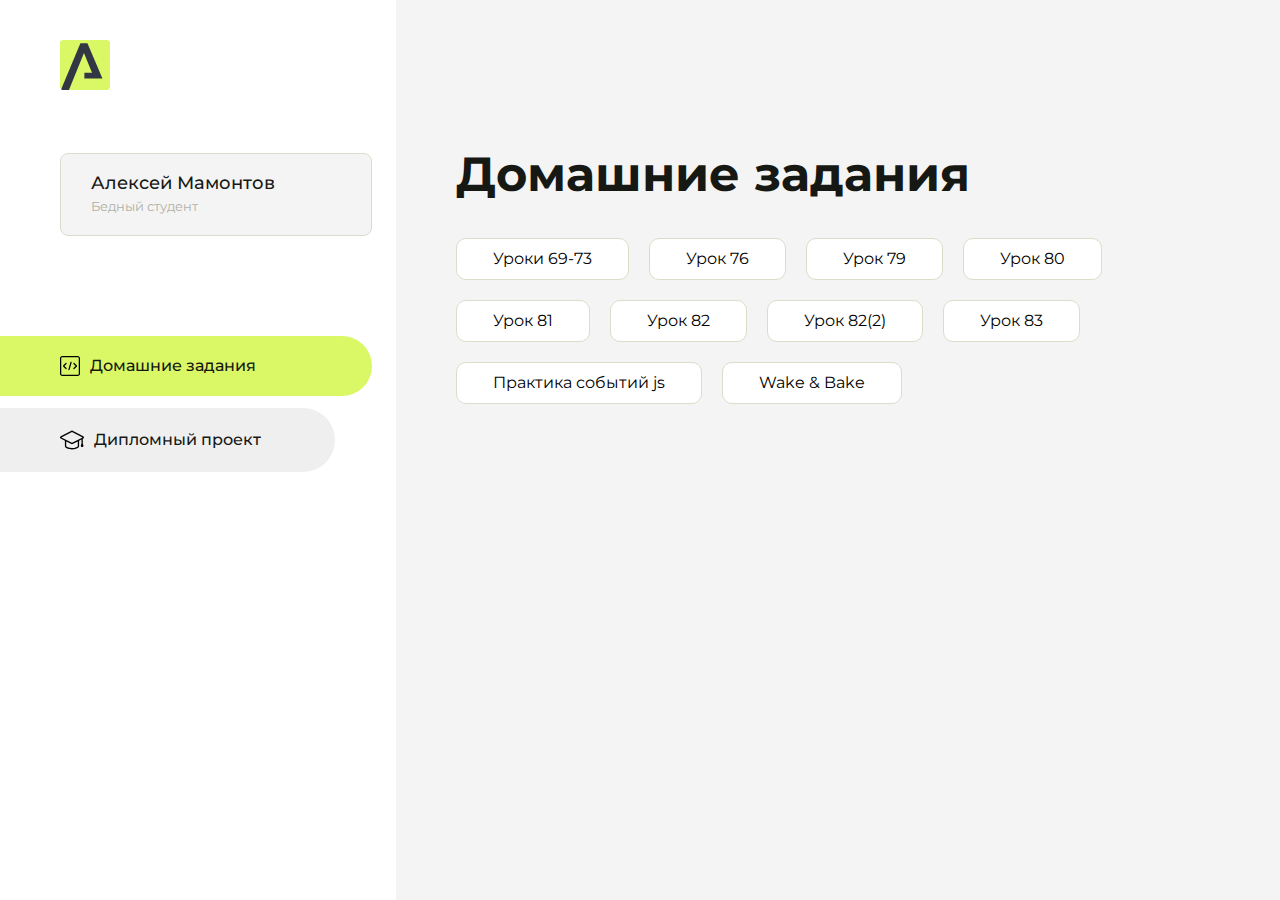
<file: index.html>
<!DOCTYPE html>
<html lang="en">
<head>
    <meta charset="UTF-8">
    <meta name="viewport" content="width=device-width, initial-scale=1.0">
    <title>Домашняя работа</title>
    <link rel="shortcut icon" href="src/logo.ico" type="image/x-icon">
    <link rel="preconnect" href="https://fonts.googleapis.com">
    <link rel="preconnect" href="https://fonts.gstatic.com" crossorigin>
    <link href="https://fonts.googleapis.com/css2?family=Montserrat:wght@400;500;700&family=Rubik:wght@500&display=swap"
          rel="stylesheet">
    <link rel="stylesheet" href="src/style.css">
</head>
<body id="body">
<div class="overlay" id="overlay"></div>
<div class="layout">
    <div class="burger" id="burger">
        <svg viewBox="0 0 24 24" fill="none" xmlns="http://www.w3.org/2000/svg">
            <g id="SVGRepo_bgCarrier" stroke-width="0"></g>
            <g id="SVGRepo_tracerCarrier" stroke-linecap="round" stroke-linejoin="round"></g>
            <g id="SVGRepo_iconCarrier">
                <path d="M4 18L20 18" stroke="#DAF765" stroke-width="2" stroke-linecap="round"></path>
                <path d="M4 12L20 12" stroke="#DAF765" stroke-width="2" stroke-linecap="round"></path>
                <path d="M4 6L20 6" stroke="#DAF765" stroke-width="2" stroke-linecap="round"></path>
            </g>
        </svg>
    </div>
    <aside class="sidebar" id="sidebar">
        <div class="sidebar__inner">
            <div class="logo">
                <svg width="50" height="50" viewBox="0 0 50 50" fill="none" xmlns="http://www.w3.org/2000/svg">
                    <g clip-path="url(#clip0_513_74730)">
                        <path d="M46.17 -0.257004H3.83C1.57281 -0.257004 -0.257 1.57281 -0.257 3.83V46.17C-0.257 48.4272 1.57281 50.257 3.83 50.257H46.17C48.4272 50.257 50.257 48.4272 50.257 46.17V3.83C50.257 1.57281 48.4272 -0.257004 46.17 -0.257004Z"
                              fill="#DAF765"/>
                        <path d="M24.375 38.4H42.461L27.441 3.1585H20.4355C20.4355 3.1585 6.7895 35.881 1.1945 49.294C2.015 50.0275 3.0945 50.257 3.6945 50.257H8.8445L23.954 13.07L32.0465 32.8285H24.375V38.4Z"
                              fill="#323843"/>
                    </g>
                    <defs>
                        <clipPath id="clip0_513_74730">
                            <rect width="50" height="50" fill="white"/>
                        </clipPath>
                    </defs>
                </svg>
            </div>
            <div class="sidebar__user">
                <div class="sidebar__name">Алексей Мамонтов</div>
                <div class="sidebar__text">Бедный студент</div>
            </div>
            <div class="sidebar__tabs">
                <div class="sidebar__item">
                    <button class="sidebar__button active" id="tasks">
                        <svg xmlns="http://www.w3.org/2000/svg" width="20" height="20" viewBox="0 0 20 20" fill="none">
                            <g clip-path="url(#clip0_704_74543)">
                                <path d="M17.7083 20H2.29167C1.0275 20 0 18.9725 0 17.7083V2.29167C0 1.0275 1.0275 0 2.29167 0H17.7083C18.9725 0 20 1.0275 20 2.29167V17.7083C20 18.9725 18.9725 20 17.7083 20ZM2.29167 1.25C1.7175 1.25 1.25 1.7175 1.25 2.29167V17.7083C1.25 18.2825 1.7175 18.75 2.29167 18.75H17.7083C18.2825 18.75 18.75 18.2825 18.75 17.7083V2.29167C18.75 1.7175 18.2825 1.25 17.7083 1.25H2.29167Z"
                                      fill="black"/>
                                <path d="M6.04167 13.125C5.88167 13.125 5.72167 13.0642 5.6 12.9417L3.1 10.4417C2.85583 10.1975 2.85583 9.80167 3.1 9.5575L5.6 7.0575C5.84417 6.81333 6.24 6.81333 6.48417 7.0575C6.72833 7.30167 6.72833 7.6975 6.48417 7.94167L4.42583 10L6.48417 12.0583C6.72833 12.3025 6.72833 12.6983 6.48417 12.9425C6.36167 13.0642 6.20167 13.125 6.04167 13.125Z"
                                      fill="black"/>
                                <path d="M8.95833 14.1667C8.9 14.1667 8.84 14.1583 8.78167 14.1417C8.45083 14.0442 8.26083 13.6967 8.35833 13.3658L10.4417 6.28251C10.5392 5.95084 10.8892 5.76417 11.2175 5.85917C11.5483 5.95667 11.7383 6.30417 11.6408 6.63501L9.5575 13.7183C9.47833 13.9908 9.22833 14.1667 8.95833 14.1667Z"
                                      fill="black"/>
                                <path d="M13.9583 13.125C13.7983 13.125 13.6383 13.0642 13.5167 12.9417C13.2725 12.6975 13.2725 12.3017 13.5167 12.0575L15.575 9.99916L13.5167 7.94083C13.2725 7.69666 13.2725 7.30083 13.5167 7.05666C13.7608 6.81249 14.1567 6.81249 14.4008 7.05666L16.9008 9.55666C17.145 9.80083 17.145 10.1967 16.9008 10.4408L14.4008 12.9408C14.2783 13.0642 14.1183 13.125 13.9583 13.125Z"
                                      fill="black"/>
                            </g>
                            <defs>
                                <clipPath id="clip0_704_74543">
                                    <rect width="20" height="20" fill="white"/>
                                </clipPath>
                            </defs>
                        </svg>
                        <span>Домашние задания</span></button>
                </div>
                <div class="sidebar__item">
                    <button class="sidebar__button" id="diplom">
                        <svg xmlns="http://www.w3.org/2000/svg" width="24" height="24" viewBox="0 0 24 24" fill="none">
                            <g clip-path="url(#clip0_704_74553)">
                                <path d="M23.2628 10.5971C23.7176 10.365 24 9.90375 24 9.39337C24 8.883 23.7176 8.42175 23.2628 8.18962L12.6135 2.75362C12.2291 2.55824 11.7705 2.55787 11.3854 2.75399L0.736875 8.19C0.282375 8.42175 0 8.883 0 9.39337C0 9.90375 0.282375 10.365 0.736875 10.5971L4.89038 12.7177V18.2074C4.89038 19.8154 8.412 21.393 12 21.393C15.5884 21.393 19.1096 19.815 19.1096 18.2074V12.7174L21.4609 11.517V15.8017L20.901 17.2305C20.7409 17.6389 20.7934 18.0994 21.0405 18.4616C21.2876 18.8246 21.6979 19.041 22.1366 19.041C22.5754 19.041 22.9852 18.8246 23.2324 18.462C23.4795 18.099 23.532 17.6385 23.3719 17.2301L22.8124 15.8021V10.827L23.2628 10.5971ZM17.7623 18.1721C17.6198 18.6375 15.3491 20.0419 12 20.0419C8.65088 20.0419 6.38025 18.6375 6.2415 18.2074V12.3037L6.23887 12.3019C6.23812 12.057 6.1065 11.8207 5.87325 11.7019L1.3515 9.39337L12 3.95737L22.6489 9.39337L12 14.8294L5.87325 11.7019C5.54063 11.5331 4.6695 11.6674 4.5 12C4.33012 12.3322 4.55813 12.5479 4.89038 12.7177L11.3857 16.0331C11.5781 16.1314 11.7889 16.1805 12 16.1805C12.2107 16.1805 12.4222 16.1314 12.6146 16.0331L17.7593 13.407L17.7623 18.1721Z"
                                      fill="black"/>
                            </g>
                            <defs>
                                <clipPath id="clip0_704_74553">
                                    <rect width="24" height="24" fill="white"/>
                                </clipPath>
                            </defs>
                        </svg>
                        <span>Дипломный проект</span></button>
                </div>
            </div>
        </div>

    </aside>
    <div class="content">
        <div class="container">
            <div class="content__block" id="tasksBlock">
                <div class="content__title">Домашние задания</div>
                <ul class="content__list">
                    <li class="content__list-item">
                        <a href="maket/index.html">Уроки 69-73</a>
                    </li>
                    <li class="content__list-item">
                        <a href="lesson76/index.html">Урок 76</a>
                    </li>
                    <li class="content__list-item">
                        <a href="lesson78/index.html">Урок 79</a>
                    </li>
                    <li class="content__list-item">
                        <a href="lesson80/index.html">Урок 80</a>
                    </li>
                    <li class="content__list-item">
                        <a href="lesson81/index.html">Урок 81</a>
                    </li>
                    <li class="content__list-item">
                        <a href="lesson82/index.html">Урок 82</a>
                    </li>
                    <li class="content__list-item">
                        <a href="lesson82(2)/index.html">Урок 82(2)</a>
                    </li>
                    <li class="content__list-item">
                        <a href="lesson83/index.html">Урок 83</a>
                    </li>
                    <li class="content__list-item">
                        <a href="lesson88/index.html">Практика событий js</a>
                    </li>
                    <li class="content__list-item">
                        <a href="wakebake/index.html">Wake & Bake</a>
                    </li>
                </ul>
            </div>
            <div class="content__block hidden" id="diplomBlock">
                <div class="content__title">Дипломный проект</div>
                <div class="content__list-diplom">
                    <a href="ПАПКА-С-НОМЕРОМ-УРОКА">Ссылка на ДЗ</a>
                </div>
                <div class="content__decor">
                    <div class="content__decor-text">Давай проверим, чему ты научился!</div>
                    <div class="content__decor-img">
                        <img src="src/decor.png" alt="decor">
                    </div>
                </div>
            </div>
        </div>
    </div>
</div>
<script src="src/index.js"></script>
</body>
</html>
</file>
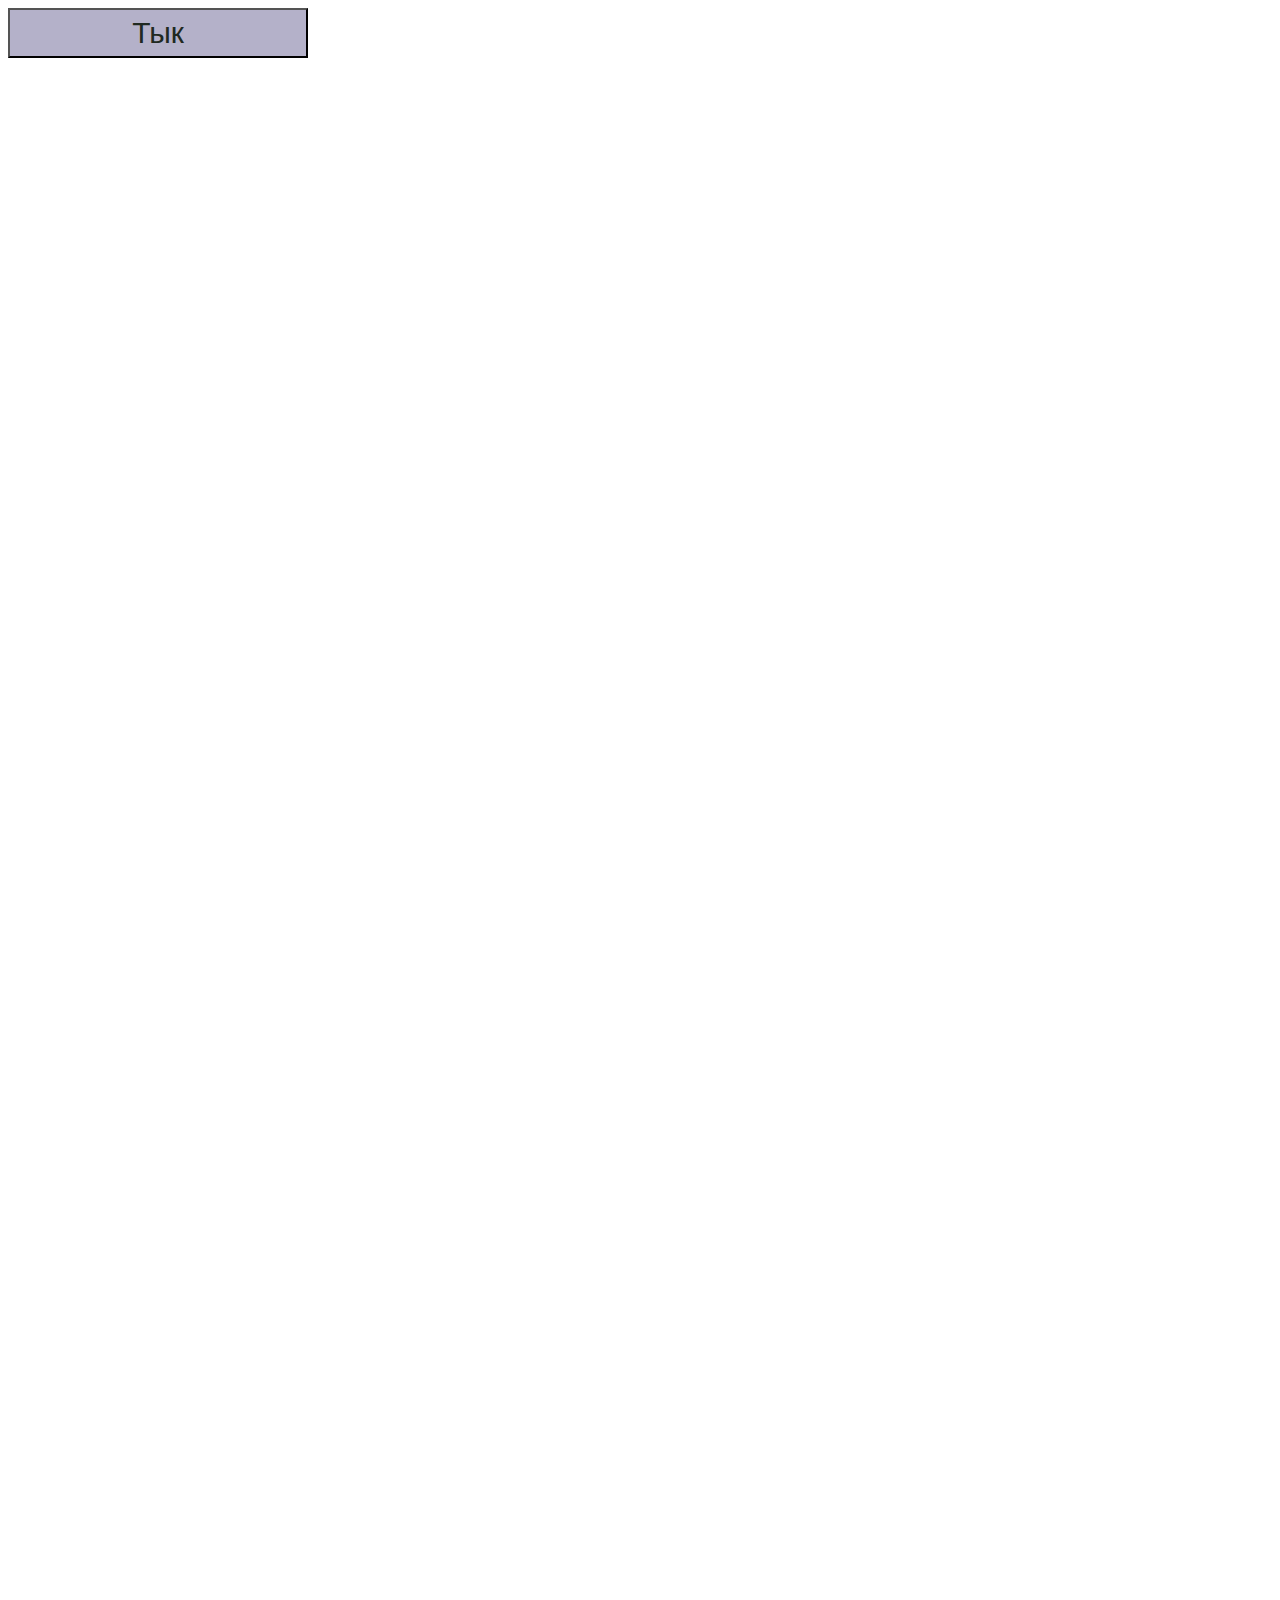
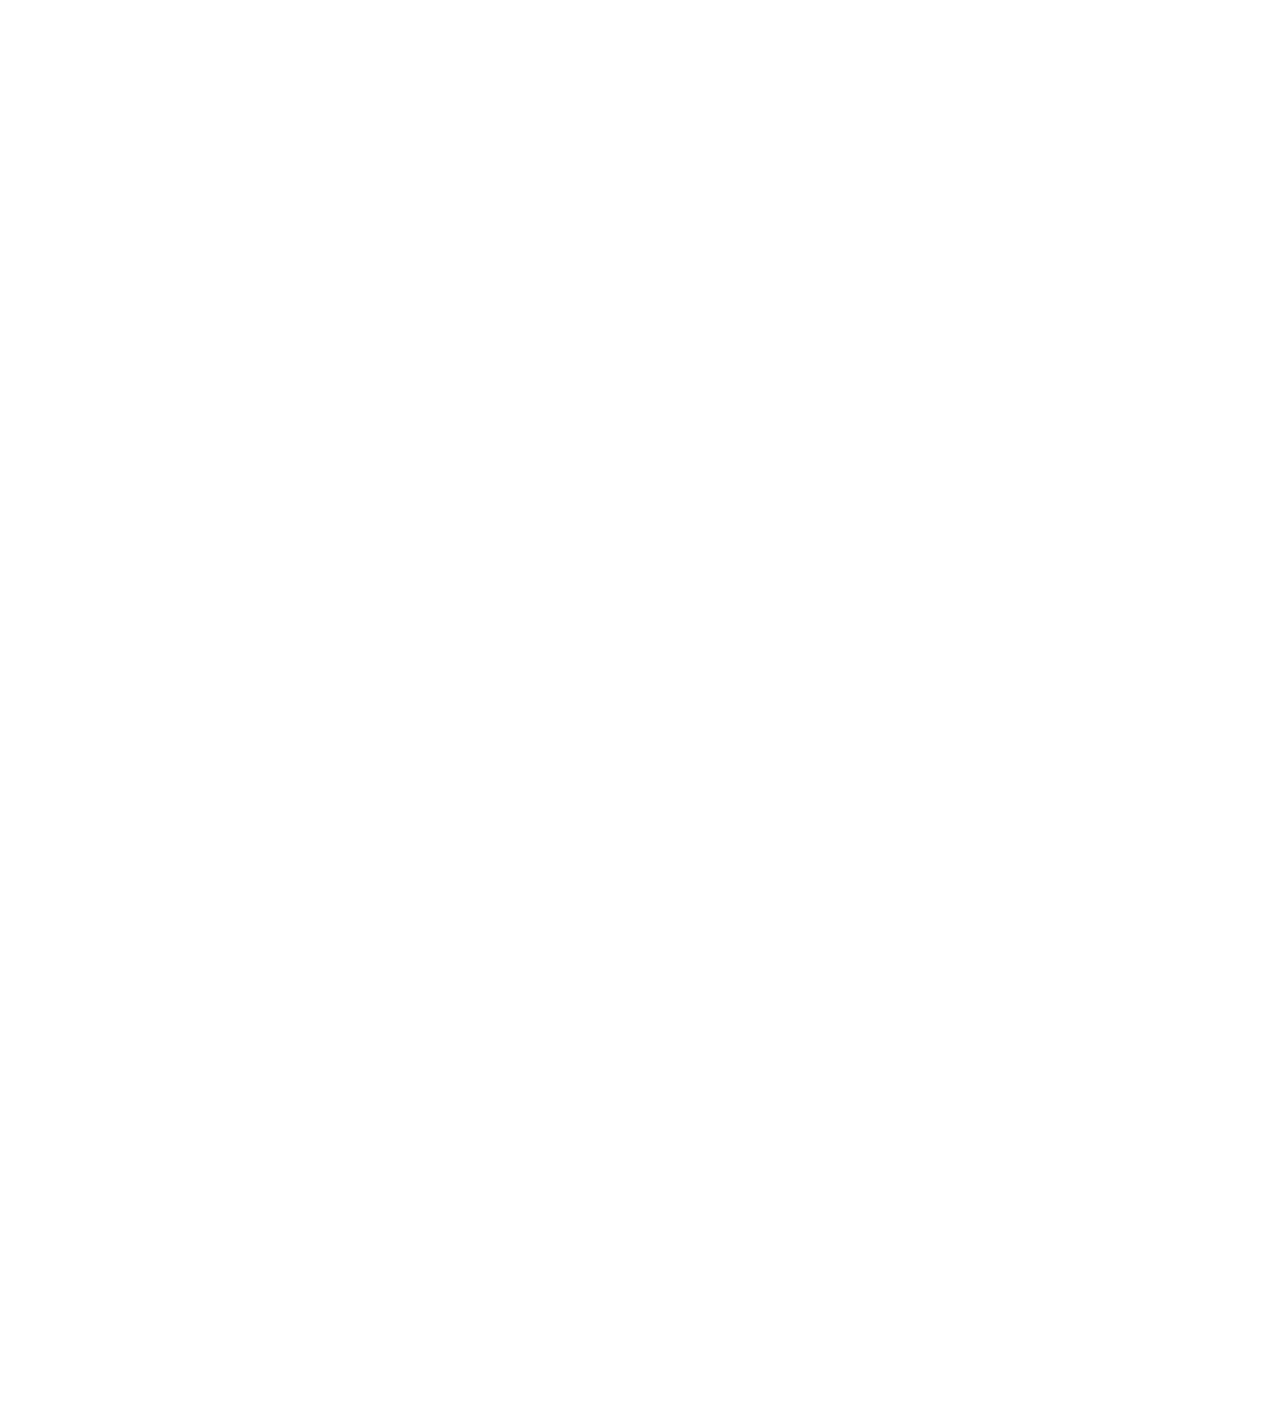
<file: lesson88/index.html>
<!DOCTYPE html>
<html lang="en">
<head>
    <meta charset="UTF-8">
    <meta name="viewport" content="width=device-width, initial-scale=1.0">
    <title>Document</title>
    <link rel="stylesheet" href="style.css">
</head>
<body>
    
<button class="btn">Тык</button>




    <script src="main.js"></script>
</body>
</html>
</file>
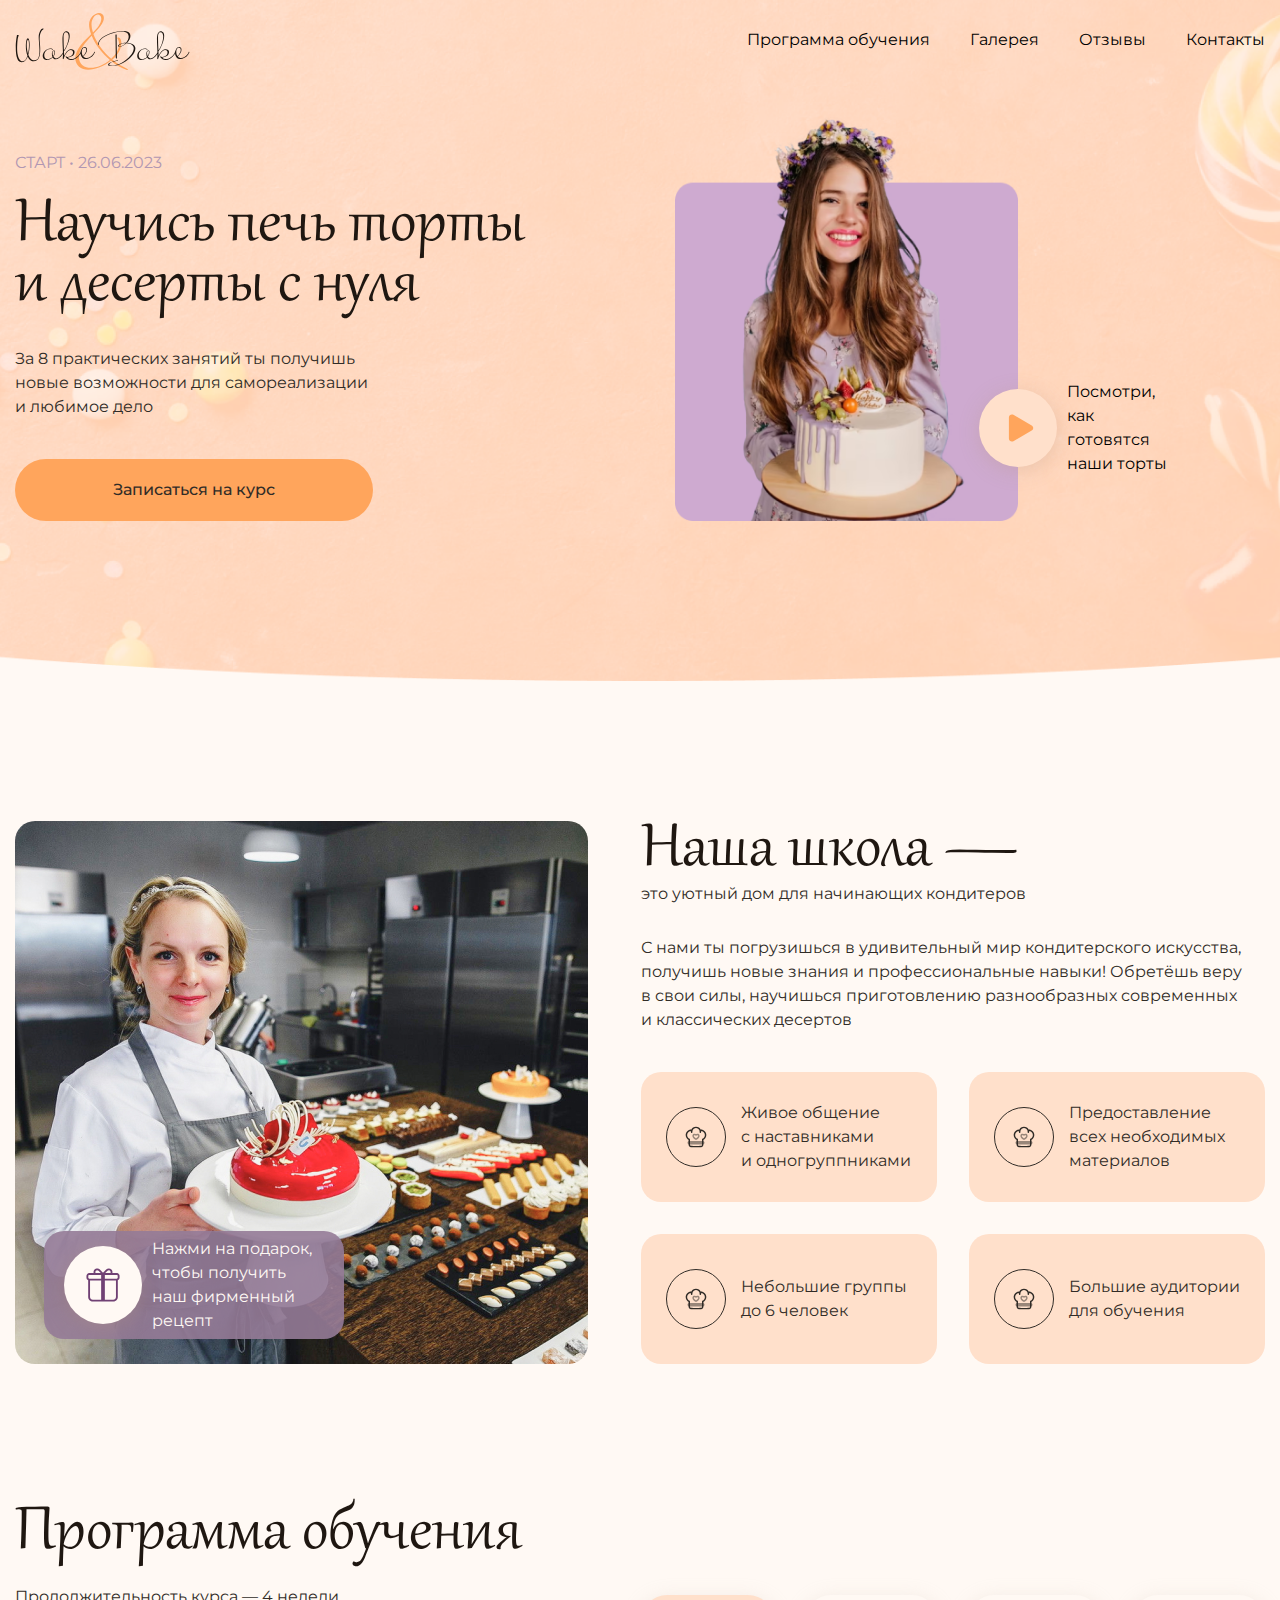
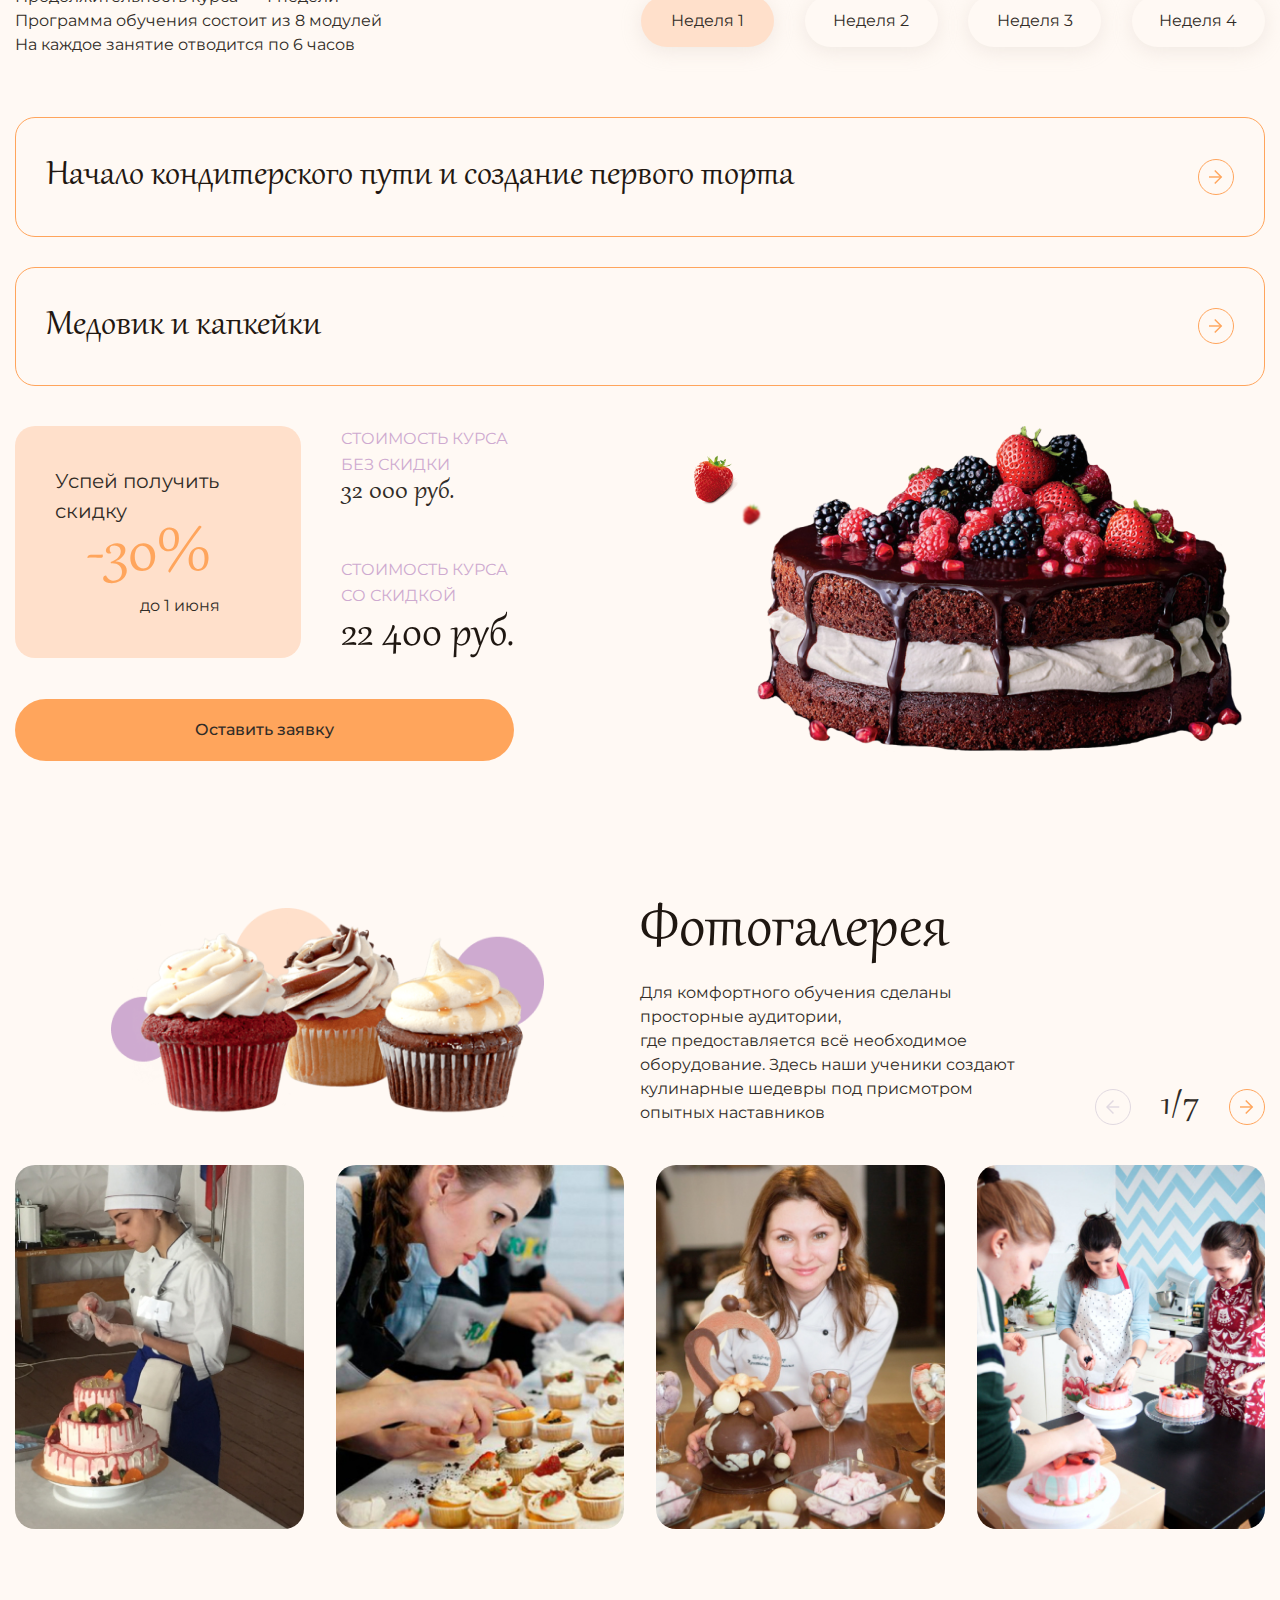
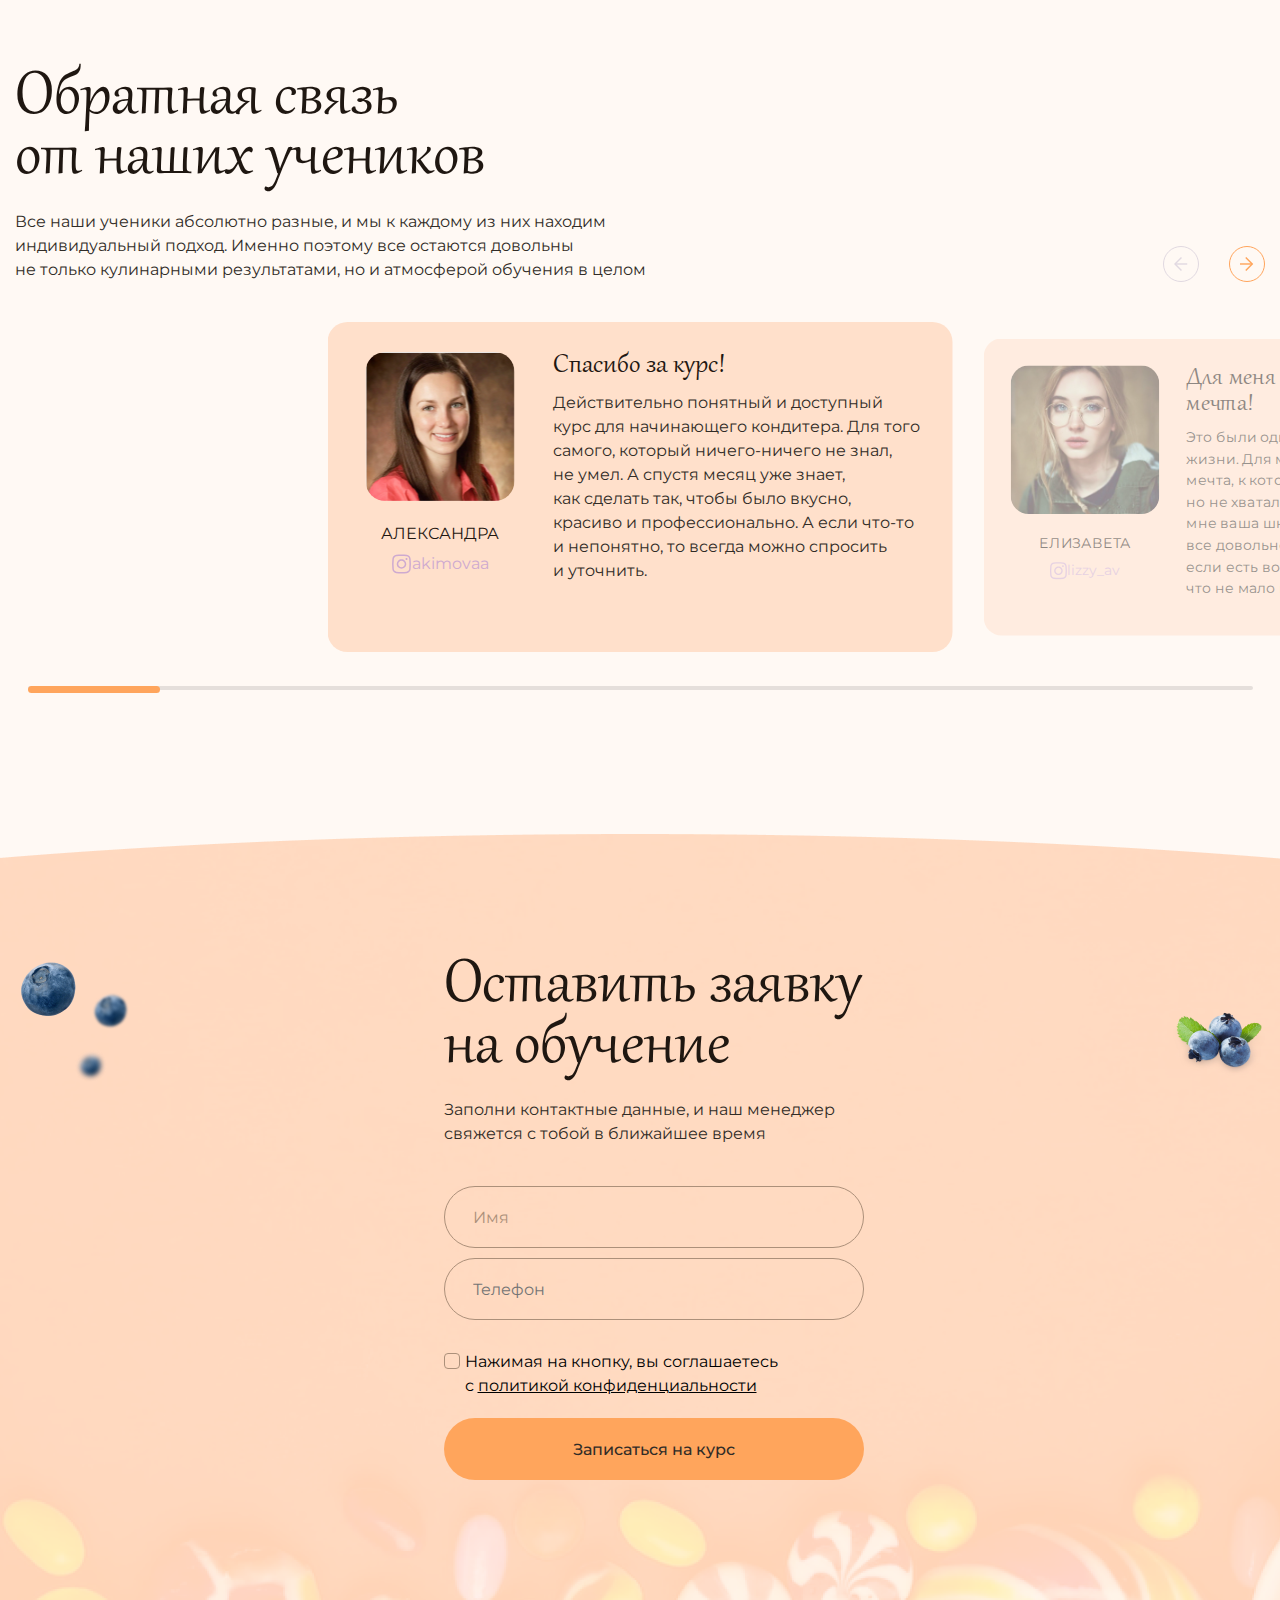
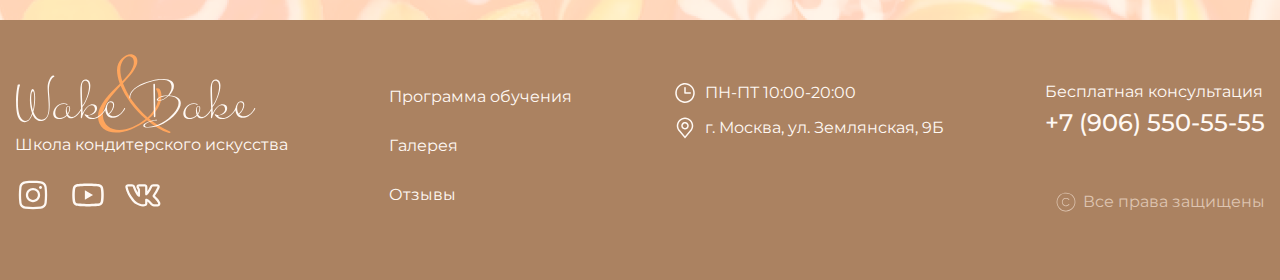
<file: wakebake/index.html>
<!DOCTYPE html>
<html lang="ru">

<head>
    <meta charset="UTF-8">
    <meta name="viewport" content="width=device-width, initial-scale=1.0">
    <title>Wake&Bake</title>
    <link rel="stylesheet" href="css/reset.css">
    <link rel="stylesheet" href="css/fonts.css">
    <link rel="stylesheet" href="css/swiper-bundle.min.css">
    <link rel="stylesheet" href="css/style.css">
    
</head>

<body class=" body ">
    <div class="wrapper">
        <header class="header">
            <div class="container">
                <div class="header-top">
                    <a href="https://www.youtube.com/watch?v=XnFnBnyeUaE" class="logo">
                        <img src="img/icons/logos/logo-dark.svg" alt="Логотип компании">
                    </a>
                    <nav class="nav">
                        <ul class="menu">
                            <li class="menu-item menu-link_1">
                                <a href="#program" class="menu-link">
                                    Программа обучения
                                </a>
                            </li>
                            <li class="menu-item menu-link_2">
                                <a href="#" class="menu-link">
                                    Галерея
                                </a>
                            </li>
                            <li class="menu-item menu-link_3">
                                <a href="#" class="menu-link">
                                    Отзывы
                                </a>
                            </li>
                            <li class="menu-item menu-link_4">
                                <a href="#" class="menu-link">
                                    Контакты
                                </a>
                            </li>
                        </ul>
                    </nav>
                    <a href="#" class="burger-icon">
                        <span></span>
                    </a>
                </div>
                <section class="hero">
                    <div class="hero-text">
                        <div class="date">
                            Старт &#8226 26.06.2023
                        </div>
                        <h1 class="hero-title">
                            Научись печь торты и десерты с нуля
                        </h1>
                        <p class="hero-desk">
                            За 8 практических занятий ты получишь<br>
                            новые возможности для самореализации<br>
                            и любимое дело
                        </p>
                        <button class="button">
                            <a href="#" class="button-link">
                                Записаться на курс
                            </a>
                        </button>
                    </div>
                    <div class="hero-img">
                        <img src="img/content/girl.png" alt="Девушка с тортом">
                        <div class="hero-img_control">
                            <a class="hero-img_button" data-fslightbox="video" href="media/cake.mp4">
                                <img src="img/icons/play.svg" alt="">
                            </a>
                            Посмотри, как готовятся наши торты
                        </div>
                    </div>
                </section>
            </div>
        </header>

        <section class="aboutUs">
            <div class="container">
                <div class="aboutUs-wrapper">
                    <div class="aboutUs-img">
                        <img src="img/content/girl-2.jpg" alt="">
                        <div class="aboutUs-img__control">
                            <a href="##" class="aboutUs-img__button">
                                <img src="img/icons/gift.svg" alt="">
                            </a>
                            Нажми на подарок, чтобы получить наш фирменный рецепт
                        </div>
                    </div>
                    <div class="aboutUs-text">
                        <h1 class="aboutUs-title">
                            Наша школа —
                        </h1>
                        <div class="title-desk">
                            это уютный дом для начинающих кондитеров
                        </div>
                        <div class="aboutUs-desk">
                            С нами ты погрузишься в удивительный мир кондитерского искусства, получишь новые знания
                            и профессиональные навыки! Обретёшь веру в свои силы, научишься приготовлению разнообразных
                            современных и классических десертов
                        </div>
                    </div>
                    <div class="aboutUs-features">
                        <div class="features-block">
                            <div class="features-icon">
                                <img class="features-icon__img" src="img/icons/hat-1.svg" alt="шляпа">
                            </div>
                            <div class="features-text">
                                Живое общение с наставниками и одногруппниками
                            </div>
                        </div>
                        <div class="features-block">
                            <div class="features-icon">
                                <img class="features-icon__img" src="img/icons/hat-1.svg" alt="шляпа">
                            </div>
                            <div class="features-text">
                                Предоставление всех необходимых материалов
                            </div>
                        </div>
                        <div class="features-block">
                            <div class="features-icon">
                                <img class="features-icon__img" src="img/icons/hat-1.svg" alt="шляпа">
                            </div>
                            <div class="features-text">
                                Небольшие группы до 6 человек
                            </div>
                        </div>
                        <div class="features-block">
                            <div class="features-icon">
                                <img class="features-icon__img" src="img/icons/hat-1.svg" alt="шляпа">
                            </div>
                            <div class="features-text">
                                Большие аудитории для обучения
                            </div>
                        </div>
                    </div>
                </div>
            </div>
        </section>

        <section class="main__program program" id="program">
            <div class="container">
                <div class="program__top">
                    <div class="program__heading">
                        <h2 class="program__title">
                            Программа обучения
                        </h2>
                        <p class="program__text">
                            Продолжительность курса — 4 недели<br>
                            Программа обучения состоит из 8 модулей<br>
                            На каждое занятие отводится по 6 часов
                        </p>
                    </div>
                    <ul class="tab-controls">
                        <a href="##tab1" class="tab-controls__link">
                            <li class="tab-controls__item tab-controls__item1 tab-controls__item--active1">
                                Неделя 1
                            </li>
                        </a>
                        <a href="##tab2" class="tab-controls__link">
                            <li class="tab-controls__item tab-controls__item2 ">
                                Неделя 2
                            </li>
                        </a>
                        <a href="##tab3" class="tab-controls__link">
                            <li class="tab-controls__item tab-controls__item3 ">
                                Неделя 3
                            </li>
                        </a>
                        <a href="##tab4" class="tab-controls__link">
                            <li class="tab-controls__item tab-controls__item4 ">
                                Неделя 4
                            </li>
                        </a>
                    </ul>
                </div>
                <div class="tab__wrapper">
                    <div class="tab-content__wrapper1 tab-content--show">
                        <a href="##" class="tab-content1">
                            <h2 class="tab__title">
                                Начало кондитерского пути и создание первого торта
                            </h2>
                            <div class="tab__img-wrapper">
                                <svg width="14" height="14" viewBox="0 0 14 14" fill="none"
                                    xmlns="http://www.w3.org/2000/svg">
                                    <path
                                        d="M5.25653 12.96L11.2325 6.984L5.25654 1.008L6.26454 -3.0528e-07L13.2485 6.984L6.26454 13.968L5.25653 12.96Z"
                                        fill="#FFA55C" />
                                    <path
                                        d="M12.2402 6.26465L12.2402 7.70465L0.000234839 7.70465L0.000234902 6.26465L12.2402 6.26465Z"
                                        fill="#FFA55C" />
                                </svg>
                            </div>
                        </a>
                        <a href="##" class="tab-content--opened1" id="tab1">
                            <div class="tab-inside__wrapper--opened">
                                <h2 class="tab__title">
                                    Начало кондитерского пути и создание первого торта
                                </h2>
                                <div class="tab__img-wrapper">
                                    <svg width="14" height="14" viewBox="0 0 14 14" fill="none"
                                        xmlns="http://www.w3.org/2000/svg">
                                        <path
                                            d="M5.25653 12.96L11.2325 6.984L5.25654 1.008L6.26454 -3.0528e-07L13.2485 6.984L6.26454 13.968L5.25653 12.96Z"
                                            fill="#FFA55C" />
                                        <path
                                            d="M12.2402 6.26465L12.2402 7.70465L0.000234839 7.70465L0.000234902 6.26465L12.2402 6.26465Z"
                                            fill="#FFA55C" />
                                    </svg>
                                </div>
                            </div>
                            <div class="tab--opened">
                                <div class="tab--opened__theory">
                                    <p class="tab-content__title">
                                        Теория:
                                    </p>
                                    <div class="tab-content__text">
                                        <div class="features-icon">
                                            <img class="features-icon__img" src="img/icons/hat-1.svg" alt="шляпа">
                                        </div>
                                        Организация рабочего места
                                    </div>
                                    <div class="tab-content__text">
                                        <div class="features-icon">
                                            <img class="features-icon__img" src="img/icons/hat-1.svg" alt="шляпа">
                                        </div>
                                        Подготовка необходимого инвентаря
                                    </div>
                                    <div class="tab-content__text">
                                        <div class="features-icon">
                                            <img class="features-icon__img" src="img/icons/hat-1.svg" alt="шляпа">
                                        </div>
                                        Выбор необходимых продуктов
                                    </div>
                                    <div class="tab-content__text">
                                        <div class="features-icon">
                                            <img class="features-icon__img" src="img/icons/hat-1.svg" alt="шляпа">
                                        </div>
                                        Советы по закупке необходимых продуктов и инвентаря
                                    </div>
                                    <div class="tab-content__text">
                                        <div class="features-icon">
                                            <img class="features-icon__img" src="img/icons/hat-1.svg" alt="шляпа">
                                        </div>
                                        Обзор хранения и заготовки сырья
                                    </div>
                                </div>
                                <div class="tab--opened__practice">
                                    <p class="tab-content__title">
                                        Практика:
                                    </p>
                                    <div class="tab-content__text">
                                        Испечёшь морковный торт<br>
                                        с солёной карамелью
                                    </div>
                                </div>
                            </div>
                        </a>
                        <a href="##" class="tab-content2">
                            <h2 class="tab__title">
                                Медовик и капкейки
                            </h2>
                            <div class="tab__img-wrapper">
                                <svg width="14" height="14" viewBox="0 0 14 14" fill="none"
                                    xmlns="http://www.w3.org/2000/svg">
                                    <path
                                        d="M5.25653 12.96L11.2325 6.984L5.25654 1.008L6.26454 -3.0528e-07L13.2485 6.984L6.26454 13.968L5.25653 12.96Z"
                                        fill="#FFA55C" />
                                    <path
                                        d="M12.2402 6.26465L12.2402 7.70465L0.000234839 7.70465L0.000234902 6.26465L12.2402 6.26465Z"
                                        fill="#FFA55C" />
                                </svg>
                            </div>
                        </a>
                        <a href="##" class="tab-content--opened2" id="tab1">
                            <div class="tab-inside__wrapper--opened">
                                <h2 class="tab__title">
                                    Медовик и капкейки
                                </h2>
                                <div class="tab__img-wrapper">
                                    <svg width="14" height="14" viewBox="0 0 14 14" fill="none"
                                        xmlns="http://www.w3.org/2000/svg">
                                        <path
                                            d="M5.25653 12.96L11.2325 6.984L5.25654 1.008L6.26454 -3.0528e-07L13.2485 6.984L6.26454 13.968L5.25653 12.96Z"
                                            fill="#FFA55C" />
                                        <path
                                            d="M12.2402 6.26465L12.2402 7.70465L0.000234839 7.70465L0.000234902 6.26465L12.2402 6.26465Z"
                                            fill="#FFA55C" />
                                    </svg>
                                </div>
                            </div>
                            <div class="tab--opened">
                                <div class="tab--opened__theory">
                                    <p class="tab-content__title">
                                        Теория:
                                    </p>
                                    <div class="tab-content__text">
                                        <div class="features-icon">
                                            <img class="features-icon__img" src="img/icons/hat-1.svg" alt="шляпа">
                                        </div>
                                        Приготовление и украшение капкейков
                                    </div>
                                    <div class="tab-content__text">
                                        <div class="features-icon">
                                            <img class="features-icon__img" src="img/icons/hat-1.svg" alt="шляпа">
                                        </div>
                                        Изготовление крема и конфи
                                    </div>
                                    <div class="tab-content__text">
                                        <div class="features-icon">
                                            <img class="features-icon__img" src="img/icons/hat-1.svg" alt="шляпа">
                                        </div>
                                        Приготовление медовых коржей для торта
                                    </div>
                                    <div class="tab-content__text">
                                        <div class="features-icon">
                                            <img class="features-icon__img" src="img/icons/hat-1.svg" alt="шляпа">
                                        </div>
                                        Пропитка коржей и сборка торта
                                    </div>
                                </div>
                                <div class="tab--opened__practice">
                                    <p class="tab-content__title">
                                        Практика:
                                    </p>
                                    <div class="tab-content__text">
                                        Испечёшь капкейки,<br>
                                        приготовишь крем и конфи,<br>
                                        а также сделаешь своё<br>
                                        первое пирожное — медовик
                                    </div>
                                </div>
                            </div>
                        </a>
                    </div>
                    <div class="tab-content__wrapper2">
                        <a href="##" class="tab-content3">
                            <h2 class="tab__title">
                                Песочное тесто и чизкейк
                            </h2>
                            <div class="tab__img-wrapper">
                                <svg width="14" height="14" viewBox="0 0 14 14" fill="none"
                                    xmlns="http://www.w3.org/2000/svg">
                                    <path
                                        d="M5.25653 12.96L11.2325 6.984L5.25654 1.008L6.26454 -3.0528e-07L13.2485 6.984L6.26454 13.968L5.25653 12.96Z"
                                        fill="#FFA55C" />
                                    <path
                                        d="M12.2402 6.26465L12.2402 7.70465L0.000234839 7.70465L0.000234902 6.26465L12.2402 6.26465Z"
                                        fill="#FFA55C" />
                                </svg>
                            </div>
                        </a>
                        <a href="##" class="tab-content--opened3" id="tab1">
                            <div class="tab-inside__wrapper--opened">
                                <h2 class="tab__title">
                                    Песочное тесто и чизкейк
                                </h2>
                                <div class="tab__img-wrapper">
                                    <svg width="14" height="14" viewBox="0 0 14 14" fill="none"
                                        xmlns="http://www.w3.org/2000/svg">
                                        <path
                                            d="M5.25653 12.96L11.2325 6.984L5.25654 1.008L6.26454 -3.0528e-07L13.2485 6.984L6.26454 13.968L5.25653 12.96Z"
                                            fill="#FFA55C" />
                                        <path
                                            d="M12.2402 6.26465L12.2402 7.70465L0.000234839 7.70465L0.000234902 6.26465L12.2402 6.26465Z"
                                            fill="#FFA55C" />
                                    </svg>
                                </div>
                            </div>
                            <div class="tab--opened">
                                <div class="tab--opened__theory">
                                    <p class="tab-content__title">
                                        Теория:
                                    </p>
                                    <div class="tab-content__text">
                                        <div class="features-icon">
                                            <img class="features-icon__img" src="img/icons/hat-1.svg" alt="шляпа">
                                        </div>
                                        Приготовление песочного теста
                                    </div>
                                    <div class="tab-content__text">
                                        <div class="features-icon">
                                            <img class="features-icon__img" src="img/icons/hat-1.svg" alt="шляпа">
                                        </div>
                                        Тонкости в приготовлении меренги
                                    </div>
                                    <div class="tab-content__text">
                                        <div class="features-icon">
                                            <img class="features-icon__img" src="img/icons/hat-1.svg" alt="шляпа">
                                        </div>
                                        Изготовление заварного крема
                                    </div>
                                    <div class="tab-content__text">
                                        <div class="features-icon">
                                            <img class="features-icon__img" src="img/icons/hat-1.svg" alt="шляпа">
                                        </div>
                                        Выпечка тарталеток
                                    </div>
                                    <div class="tab-content__text">
                                        <div class="features-icon">
                                            <img class="features-icon__img" src="img/icons/hat-1.svg" alt="шляпа">
                                        </div>
                                        Приготовление нежного чизкейка
                                    </div>
                                </div>
                                <div class="tab--opened__practice">
                                    <p class="tab-content__title">
                                        Практика:
                                    </p>
                                    <div class="tab-content__text">
                                        Приготовишь меренги,<br>
                                        сделаешь заварной крем<br>
                                        для тарталеток и испечёшь<br>
                                        свой первый чизкейк
                                    </div>
                                </div>
                            </div>
                        </a>
                        <a href="##" class="tab-content4">
                            <h2 class="tab__title">
                                Бисквиты
                            </h2>
                            <div class="tab__img-wrapper">
                                <svg width="14" height="14" viewBox="0 0 14 14" fill="none"
                                    xmlns="http://www.w3.org/2000/svg">
                                    <path
                                        d="M5.25653 12.96L11.2325 6.984L5.25654 1.008L6.26454 -3.0528e-07L13.2485 6.984L6.26454 13.968L5.25653 12.96Z"
                                        fill="#FFA55C" />
                                    <path
                                        d="M12.2402 6.26465L12.2402 7.70465L0.000234839 7.70465L0.000234902 6.26465L12.2402 6.26465Z"
                                        fill="#FFA55C" />
                                </svg>
                            </div>
                        </a>
                        <a href="##" class="tab-content--opened4" id="tab1">
                            <div class="tab-inside__wrapper--opened">
                                <h2 class="tab__title">
                                    Бисквиты
                                </h2>
                                <div class="tab__img-wrapper">
                                    <svg width="14" height="14" viewBox="0 0 14 14" fill="none"
                                        xmlns="http://www.w3.org/2000/svg">
                                        <path
                                            d="M5.25653 12.96L11.2325 6.984L5.25654 1.008L6.26454 -3.0528e-07L13.2485 6.984L6.26454 13.968L5.25653 12.96Z"
                                            fill="#FFA55C" />
                                        <path
                                            d="M12.2402 6.26465L12.2402 7.70465L0.000234839 7.70465L0.000234902 6.26465L12.2402 6.26465Z"
                                            fill="#FFA55C" />
                                    </svg>
                                </div>
                            </div>
                            <div class="tab--opened">
                                <div class="tab--opened__theory">
                                    <p class="tab-content__title">
                                        Теория:
                                    </p>
                                    <div class="tab-content__text">
                                        <div class="features-icon">
                                            <img class="features-icon__img" src="img/icons/hat-1.svg" alt="шляпа">
                                        </div>
                                        Тонкости выпечки бисквитов
                                    </div>
                                    <div class="tab-content__text">
                                        <div class="features-icon">
                                            <img class="features-icon__img" src="img/icons/hat-1.svg" alt="шляпа">
                                        </div>
                                        Приготовление ванильного бисквита
                                    </div>
                                    <div class="tab-content__text">
                                        <div class="features-icon">
                                            <img class="features-icon__img" src="img/icons/hat-1.svg" alt="шляпа">
                                        </div>
                                        Приготовление фисташкового бисквита
                                    </div>
                                    <div class="tab-content__text">
                                        <div class="features-icon">
                                            <img class="features-icon__img" src="img/icons/hat-1.svg" alt="шляпа">
                                        </div>
                                        Приготовление шоколадного бисквита
                                    </div>
                                </div>
                                <div class="tab--opened__practice">
                                    <p class="tab-content__title">
                                        Практика:
                                    </p>
                                    <div class="tab-content__text">
                                        Отработаешь выпечку трёх<br>
                                        бисквитов для будущих тортов
                                    </div>
                                </div>
                            </div>
                        </a>
                    </div>
                    <div class="tab-content__wrapper3">
                        <a href="##" class="tab-content5">
                            <h2 class="tab__title">
                                Дрожжевое тесто
                            </h2>
                            <div class="tab__img-wrapper">
                                <svg width="14" height="14" viewBox="0 0 14 14" fill="none"
                                    xmlns="http://www.w3.org/2000/svg">
                                    <path
                                        d="M5.25653 12.96L11.2325 6.984L5.25654 1.008L6.26454 -3.0528e-07L13.2485 6.984L6.26454 13.968L5.25653 12.96Z"
                                        fill="#FFA55C" />
                                    <path
                                        d="M12.2402 6.26465L12.2402 7.70465L0.000234839 7.70465L0.000234902 6.26465L12.2402 6.26465Z"
                                        fill="#FFA55C" />
                                </svg>
                            </div>
                        </a>
                        <a href="##" class="tab-content--opened5" id="tab1">
                            <div class="tab-inside__wrapper--opened">
                                <h2 class="tab__title">
                                    Дрожжевое тесто
                                </h2>
                                <div class="tab__img-wrapper">
                                    <svg width="14" height="14" viewBox="0 0 14 14" fill="none"
                                        xmlns="http://www.w3.org/2000/svg">
                                        <path
                                            d="M5.25653 12.96L11.2325 6.984L5.25654 1.008L6.26454 -3.0528e-07L13.2485 6.984L6.26454 13.968L5.25653 12.96Z"
                                            fill="#FFA55C" />
                                        <path
                                            d="M12.2402 6.26465L12.2402 7.70465L0.000234839 7.70465L0.000234902 6.26465L12.2402 6.26465Z"
                                            fill="#FFA55C" />
                                    </svg>
                                </div>
                            </div>
                            <div class="tab--opened">
                                <div class="tab--opened__theory">
                                    <p class="tab-content__title">
                                        Теория:
                                    </p>
                                    <div class="tab-content__text">
                                        <div class="features-icon">
                                            <img class="features-icon__img" src="img/icons/hat-1.svg" alt="шляпа">
                                        </div>
                                        Технология приготовления дрожжевого теста:<br>
                                        тонкости и советы
                                    </div>
                                    <div class="tab-content__text">
                                        <div class="features-icon">
                                            <img class="features-icon__img" src="img/icons/hat-1.svg" alt="шляпа">
                                        </div>
                                        Приготовление песочного теста
                                    </div>
                                    <div class="tab-content__text">
                                        <div class="features-icon">
                                            <img class="features-icon__img" src="img/icons/hat-1.svg" alt="шляпа">
                                        </div>
                                        Рецептурные нюансы
                                    </div>
                                </div>
                                <div class="tab--opened__practice">
                                    <p class="tab-content__title">
                                        Практика:
                                    </p>
                                    <div class="tab-content__text">
                                        Приготовишь заготовку<br>
                                        для торта
                                    </div>
                                </div>
                            </div>
                        </a>
                        <a href="##" class="tab-content6">
                            <h2 class="tab__title">
                                Работа с кремами
                            </h2>
                            <div class="tab__img-wrapper">
                                <svg width="14" height="14" viewBox="0 0 14 14" fill="none"
                                    xmlns="http://www.w3.org/2000/svg">
                                    <path
                                        d="M5.25653 12.96L11.2325 6.984L5.25654 1.008L6.26454 -3.0528e-07L13.2485 6.984L6.26454 13.968L5.25653 12.96Z"
                                        fill="#FFA55C" />
                                    <path
                                        d="M12.2402 6.26465L12.2402 7.70465L0.000234839 7.70465L0.000234902 6.26465L12.2402 6.26465Z"
                                        fill="#FFA55C" />
                                </svg>
                            </div>
                        </a>
                        <a href="##" class="tab-content--opened6" id="tab1">
                            <div class="tab-inside__wrapper--opened">
                                <h2 class="tab__title">
                                    Работа с кремами
                                </h2>
                                <div class="tab__img-wrapper">
                                    <svg width="14" height="14" viewBox="0 0 14 14" fill="none"
                                        xmlns="http://www.w3.org/2000/svg">
                                        <path
                                            d="M5.25653 12.96L11.2325 6.984L5.25654 1.008L6.26454 -3.0528e-07L13.2485 6.984L6.26454 13.968L5.25653 12.96Z"
                                            fill="#FFA55C" />
                                        <path
                                            d="M12.2402 6.26465L12.2402 7.70465L0.000234839 7.70465L0.000234902 6.26465L12.2402 6.26465Z"
                                            fill="#FFA55C" />
                                    </svg>
                                </div>
                            </div>
                            <div class="tab--opened">
                                <div class="tab--opened__theory">
                                    <p class="tab-content__title">
                                        Теория:
                                    </p>
                                    <div class="tab-content__text">
                                        <div class="features-icon">
                                            <img class="features-icon__img" src="img/icons/hat-1.svg" alt="шляпа">
                                        </div>
                                        Приготовление кремов: ганаши, кремю
                                    </div>
                                    <div class="tab-content__text">
                                        <div class="features-icon">
                                            <img class="features-icon__img" src="img/icons/hat-1.svg" alt="шляпа">
                                        </div>
                                        Создание заварного теста
                                    </div>
                                    <div class="tab-content__text">
                                        <div class="features-icon">
                                            <img class="features-icon__img" src="img/icons/hat-1.svg" alt="шляпа">
                                        </div>
                                        Приготовление профитролей и нескольких<br>
                                        видов кремов
                                    </div>
                                </div>
                                <div class="tab--opened__practice">
                                    <p class="tab-content__title">
                                        Практика:
                                    </p>
                                    <div class="tab-content__text">
                                        Приготовишь профитроли<br>
                                        и несколько видов кремов
                                    </div>
                                </div>
                            </div>
                        </a>
                    </div>
                    <div class="tab-content__wrapper4">
                        <a href="##" class="tab-content7">
                            <h2 class="tab__title">
                                Mille-feuille, или Наполеон
                            </h2>
                            <div class="tab__img-wrapper">
                                <svg width="14" height="14" viewBox="0 0 14 14" fill="none"
                                    xmlns="http://www.w3.org/2000/svg">
                                    <path
                                        d="M5.25653 12.96L11.2325 6.984L5.25654 1.008L6.26454 -3.0528e-07L13.2485 6.984L6.26454 13.968L5.25653 12.96Z"
                                        fill="#FFA55C" />
                                    <path
                                        d="M12.2402 6.26465L12.2402 7.70465L0.000234839 7.70465L0.000234902 6.26465L12.2402 6.26465Z"
                                        fill="#FFA55C" />
                                </svg>
                            </div>
                        </a>
                        <a href="##" class="tab-content--opened7" id="tab1">
                            <div class="tab-inside__wrapper--opened">
                                <h2 class="tab__title">
                                    Mille-feuille, или Наполеон
                                </h2>
                                <div class="tab__img-wrapper">
                                    <svg width="14" height="14" viewBox="0 0 14 14" fill="none"
                                        xmlns="http://www.w3.org/2000/svg">
                                        <path
                                            d="M5.25653 12.96L11.2325 6.984L5.25654 1.008L6.26454 -3.0528e-07L13.2485 6.984L6.26454 13.968L5.25653 12.96Z"
                                            fill="#FFA55C" />
                                        <path
                                            d="M12.2402 6.26465L12.2402 7.70465L0.000234839 7.70465L0.000234902 6.26465L12.2402 6.26465Z"
                                            fill="#FFA55C" />
                                    </svg>
                                </div>
                            </div>
                            <div class="tab--opened">
                                <div class="tab--opened__theory">
                                    <p class="tab-content__title">
                                        Теория:
                                    </p>
                                    <div class="tab-content__text">
                                        <div class="features-icon">
                                            <img class="features-icon__img" src="img/icons/hat-1.svg" alt="шляпа">
                                        </div>
                                        Приготовление слоёного теста
                                    </div>
                                    <div class="tab-content__text">
                                        <div class="features-icon">
                                            <img class="features-icon__img" src="img/icons/hat-1.svg" alt="шляпа">
                                        </div>
                                        Рецептура и создание крема дипломат
                                    </div>
                                    <div class="tab-content__text">
                                        <div class="features-icon">
                                            <img class="features-icon__img" src="img/icons/hat-1.svg" alt="шляпа">
                                        </div>
                                        Приготовление французского морковного<br>
                                        десерта
                                    </div>
                                </div>
                                <div class="tab--opened__practice">
                                    <p class="tab-content__title">
                                        Практика:
                                    </p>
                                    <div class="tab-content__text">
                                        Испечёте торт «Наполеон»<br>
                                        и приготовите необычный<br>
                                        морковный десерт
                                    </div>
                                </div>
                            </div>
                        </a>
                        <a href="##" class="tab-content8">
                            <h2 class="tab__title">
                                Завершение курса
                            </h2>
                            <div class="tab__img-wrapper">
                                <svg width="14" height="14" viewBox="0 0 14 14" fill="none"
                                    xmlns="http://www.w3.org/2000/svg">
                                    <path
                                        d="M5.25653 12.96L11.2325 6.984L5.25654 1.008L6.26454 -3.0528e-07L13.2485 6.984L6.26454 13.968L5.25653 12.96Z"
                                        fill="#FFA55C" />
                                    <path
                                        d="M12.2402 6.26465L12.2402 7.70465L0.000234839 7.70465L0.000234902 6.26465L12.2402 6.26465Z"
                                        fill="#FFA55C" />
                                </svg>
                            </div>
                        </a>
                        <a href="##" class="tab-content--opened8" id="tab1">
                            <div class="tab-inside__wrapper--opened">
                                <h2 class="tab__title">
                                    Завершение курса
                                </h2>
                                <div class="tab__img-wrapper">
                                    <svg width="14" height="14" viewBox="0 0 14 14" fill="none"
                                        xmlns="http://www.w3.org/2000/svg">
                                        <path
                                            d="M5.25653 12.96L11.2325 6.984L5.25654 1.008L6.26454 -3.0528e-07L13.2485 6.984L6.26454 13.968L5.25653 12.96Z"
                                            fill="#FFA55C" />
                                        <path
                                            d="M12.2402 6.26465L12.2402 7.70465L0.000234839 7.70465L0.000234902 6.26465L12.2402 6.26465Z"
                                            fill="#FFA55C" />
                                    </svg>
                                </div>
                            </div>
                            <div class="tab--opened">
                                <div class="tab--opened__theory">
                                    <p class="tab-content__title">
                                        Теория:
                                    </p>
                                    <div class="tab-content__text">
                                        <div class="features-icon">
                                            <img class="features-icon__img" src="img/icons/hat-1.svg" alt="шляпа">
                                        </div>
                                        Работа кондитера на заказ
                                    </div>
                                    <div class="tab-content__text">
                                        <div class="features-icon">
                                            <img class="features-icon__img" src="img/icons/hat-1.svg" alt="шляпа">
                                        </div>
                                        Применение знаний о технологии выпечки<br>
                                        к другим рецептам
                                    </div>
                                    <div class="tab-content__text">
                                        <div class="features-icon">
                                            <img class="features-icon__img" src="img/icons/hat-1.svg" alt="шляпа">
                                        </div>
                                        Разработка собственных рецептов
                                    </div>
                                </div>
                                <div class="tab--opened__practice">
                                    <p class="tab-content__title">
                                        Практика:
                                    </p>
                                    <div class="tab-content__text">
                                        Самостоятельно, без наставника<br>
                                        испечёте торт на ваш выбор
                                    </div>
                                </div>
                            </div>
                        </a>
                    </div>
                </div>
                <div class="program__price">
                    <div class="price">
                        <div class="price__wrapper">
                            <div class="discount">
                                <div class="discount__wrapper">
                                    <div class="discount__text">
                                        Успей получить<br>
                                        скидку
                                    </div>
                                    <div class="discount__number">
                                        -30%
                                    </div>
                                    <div class="discount__number-text">
                                        до 1 июня
                                    </div>
                                </div>
                            </div>
                            <div class="price__text">
                                <div class="price__text-item">
                                    <div class="price__text-desk">
                                        Стоимость курса<br>
                                        без скидки
                                    </div>
                                    <div class="price__text-number">
                                        32 000 руб.
                                    </div>
                                </div>
                                <div class="price__text-item">
                                    <div class="price__text-desk">
                                        Стоимость курса<br>
                                        со скидкой
                                    </div>
                                    <div class="price__text-number--main">
                                        22 400 руб.
                                    </div>
                                </div>
                            </div>
                        </div>
                        <button class="button">
                            <a href="##" class="price__button">
                                Оставить заявку
                            </a>
                        </button>
                    </div>
                    <div class="price__img">
                        <img src="img/decor/cake.png" alt="">
                    </div>
                </div>
            </div>
        </section>

        <section class="main__gallery gallery" id="gallery">
            <div class="container">
                <div class="gallery__inner">
                    <div class="gallery__img">
                        <img src="img/decor/cupcakes.png" alt="">
                    </div>
                    <div class="gallery__content">
                        <div class="gallery__info">
                            <h2 class="gallery__title">
                                Фотогалерея
                            </h2>
                            <p class="gallery__text">
                                Для комфортного обучения сделаны просторные аудитории, где предоставляется
                                всё необходимое оборудование. Здесь наши ученики создают кулинарные шедевры
                                под присмотром опытных наставников
                            </p>
                        </div>
                        <div class="gallery__nav">
                            <button class="gallery__prev" type="button">
                                <svg width="14" height="14" viewBox="0 0 14 14" fill="none"
                                    xmlns="http://www.w3.org/2000/svg">
                                    <path
                                        d="M7.992 1.00777L2.016 6.98377L7.992 12.9598L6.984 13.9678L-3.0528e-07 6.98377L6.984 -0.000227365L7.992 1.00777Z"
                                        fill="#FFA55C" />
                                    <path
                                        d="M1.0083 7.70312L1.0083 6.26313L13.2483 6.26312L13.2483 7.70312L1.0083 7.70312Z"
                                        fill="#FFA55C" />
                                </svg>
                            </button>
                            <div class="gallery__pagination"></div>
                            <button class="gallery__next" type="button">
                                <svg width="14" height="14" viewBox="0 0 14 14" fill="none"
                                    xmlns="http://www.w3.org/2000/svg">
                                    <path
                                        d="M5.25653 12.96L11.2325 6.984L5.25654 1.008L6.26454 -3.0528e-07L13.2485 6.984L6.26454 13.968L5.25653 12.96Z"
                                        fill="#FFA55C" />
                                    <path
                                        d="M12.2402 6.26465L12.2402 7.70465L0.000234839 7.70465L0.000234902 6.26465L12.2402 6.26465Z"
                                        fill="#FFA55C" />
                                </svg>

                            </button>
                        </div>
                    </div>
                </div>
                <div class="gallery__swiper swiper">
                    <div class=" gallery__swiper-wrapper swiper-wrapper">
                        <a data-fslightbox="gallery" href="img/content/gallery/1.jpg" class="gallery__slide swiper-slide">
                            <img src="img/content/gallery/1.jpg" alt="">
                        </a>
                        <a data-fslightbox="gallery" href="img/content/gallery/2.jpg" class="gallery__slide swiper-slide">
                            <img src="img/content/gallery/2.jpg" alt="">
                        </a>
                        <a data-fslightbox="gallery" href="img/content/gallery/3.jpg" class="gallery__slide swiper-slide">
                            <img src="img/content/gallery/3.jpg" alt="">
                        </a>
                        <a data-fslightbox="gallery" href="img/content/gallery/4.jpg" class="gallery__slide swiper-slide">
                            <img src="img/content/gallery/4.jpg" alt="">
                        </a>
                        <a data-fslightbox="gallery" href="img/content/gallery/1.jpg" class="gallery__slide swiper-slide">
                            <img src="img/content/gallery/1.jpg" alt="">
                        </a>
                        <a data-fslightbox="gallery" href="img/content/gallery/2.jpg" class="gallery__slide swiper-slide">
                            <img src="img/content/gallery/2.jpg" alt="">
                        </a>
                        <a data-fslightbox="gallery" href="img/content/gallery/3.jpg" class="gallery__slide swiper-slide">
                            <img src="img/content/gallery/3.jpg" alt="">
                        </a>
                        <a data-fslightbox="gallery" href="img/content/gallery/4.jpg" class="gallery__slide swiper-slide">
                            <img src="img/content/gallery/4.jpg" alt="">
                        </a>
                        <a data-fslightbox="gallery" href="img/content/gallery/1.jpg" class="gallery__slide swiper-slide">
                            <img src="img/content/gallery/1.jpg" alt="">
                        </a>
                        <a data-fslightbox="gallery" href="img/content/gallery/2.jpg" class="gallery__slide swiper-slide">
                            <img src="img/content/gallery/2.jpg" alt="">
                        </a>
                    </div>
                </div>
            </div>
        </section>

        <section class="main__feedback feedback">
            <div class="container">
                <div class="feedback__top">
                    <div class="feedback__top-text">
                        <div class="feedback__title">
                            Обратная связь от наших учеников
                        </div>
                        <div class="feedback__text">
                            Все наши ученики абсолютно разные, и мы к каждому из них находим индивидуальный подход.
                            Именно
                            поэтому все остаются довольны не только кулинарными результатами, но и атмосферой обучения
                            в целом
                        </div>
                    </div>
                    <div class="feedback__nav">
                        <button class="feedback__prev" type="button">
                            <svg width="14" height="14" viewBox="0 0 14 14" fill="none"
                                xmlns="http://www.w3.org/2000/svg">
                                <path
                                    d="M7.992 1.00777L2.016 6.98377L7.992 12.9598L6.984 13.9678L-3.0528e-07 6.98377L6.984 -0.000227365L7.992 1.00777Z"
                                    fill="#FFA55C" />
                                <path d="M1.0083 7.70312L1.0083 6.26313L13.2483 6.26312L13.2483 7.70312L1.0083 7.70312Z"
                                    fill="#FFA55C" />
                            </svg>
                        </button>
                        <button class="feedback__next" type="button">
                            <svg width="14" height="14" viewBox="0 0 14 14" fill="none"
                                xmlns="http://www.w3.org/2000/svg">
                                <path
                                    d="M5.25653 12.96L11.2325 6.984L5.25654 1.008L6.26454 -3.0528e-07L13.2485 6.984L6.26454 13.968L5.25653 12.96Z"
                                    fill="#FFA55C" />
                                <path
                                    d="M12.2402 6.26465L12.2402 7.70465L0.000234839 7.70465L0.000234902 6.26465L12.2402 6.26465Z"
                                    fill="#FFA55C" />
                            </svg>

                        </button>
                    </div>
                </div>
                <div class="feedback__swiper swiper">
                    <div class="feedback__swiper-wrapper swiper-wrapper">
                        <div class="feedback__swiper-slide swiper-slide">
                            <div class="feedback__user">
                                <blockquote class="feedback__quote">
                                    <div class="quote__left">
                                        <div class="quote__img">
                                            <img src="img/content/testimonials/1.jpg" alt="">
                                        </div>
                                        <div class="quote__name">
                                            Александра
                                        </div>
                                        <div class="quote__social">
                                            <svg width="20" height="20" viewBox="0 0 20 20" fill="none"
                                                xmlns="http://www.w3.org/2000/svg">
                                                <path
                                                    d="M14 5C14 4.73478 14.1054 4.48043 14.2929 4.29289C14.4804 4.10536 14.7348 4 15 4C15.2652 4 15.5196 4.10536 15.7071 4.29289C15.8946 4.48043 16 4.73478 16 5C16 5.26522 15.8946 5.51957 15.7071 5.70711C15.5196 5.89464 15.2652 6 15 6C14.7348 6 14.4804 5.89464 14.2929 5.70711C14.1054 5.51957 14 5.26522 14 5Z"
                                                    fill="#CEAAD0" />
                                                <path fill-rule="evenodd" clip-rule="evenodd"
                                                    d="M10 5.25C8.74022 5.25 7.53204 5.75045 6.64124 6.64124C5.75045 7.53204 5.25 8.74022 5.25 10C5.25 11.2598 5.75045 12.468 6.64124 13.3588C7.53204 14.2496 8.74022 14.75 10 14.75C11.2598 14.75 12.468 14.2496 13.3588 13.3588C14.2496 12.468 14.75 11.2598 14.75 10C14.75 8.74022 14.2496 7.53204 13.3588 6.64124C12.468 5.75045 11.2598 5.25 10 5.25ZM6.75 10C6.75 9.13805 7.09241 8.3114 7.7019 7.7019C8.3114 7.09241 9.13805 6.75 10 6.75C10.862 6.75 11.6886 7.09241 12.2981 7.7019C12.9076 8.3114 13.25 9.13805 13.25 10C13.25 10.862 12.9076 11.6886 12.2981 12.2981C11.6886 12.9076 10.862 13.25 10 13.25C9.13805 13.25 8.3114 12.9076 7.7019 12.2981C7.09241 11.6886 6.75 10.862 6.75 10Z"
                                                    fill="#CEAAD0" />
                                                <path fill-rule="evenodd" clip-rule="evenodd"
                                                    d="M15.2581 0.832545C11.7634 0.445141 8.23669 0.445141 4.74206 0.832545C2.73006 1.05755 1.10506 2.64255 0.869056 4.66455C0.454455 8.20913 0.454455 11.79 0.869056 15.3345C1.10506 17.3565 2.72906 18.9415 4.74206 19.1665C8.23671 19.5536 11.7634 19.5536 15.2581 19.1665C17.2701 18.9415 18.8951 17.3565 19.1311 15.3345C19.5457 11.79 19.5457 8.20913 19.1311 4.66455C18.8951 2.64255 17.2711 1.05755 15.2581 0.832545ZM4.90806 2.32255C8.29236 1.94742 11.7078 1.94742 15.0921 2.32255C16.4221 2.47255 17.4871 3.52155 17.6421 4.83955C18.043 8.26786 18.043 11.7312 17.6421 15.1595C17.5619 15.8046 17.2666 16.4038 16.8039 16.8603C16.3412 17.3168 15.7381 17.604 15.0921 17.6755C11.7078 18.0507 8.29236 18.0507 4.90806 17.6755C4.262 17.604 3.65891 17.3168 3.19621 16.8603C2.73351 16.4038 2.43823 15.8046 2.35806 15.1595C1.9571 11.7312 1.9571 8.26786 2.35806 4.83955C2.43823 4.1945 2.73351 3.59532 3.19621 3.1388C3.65891 2.68227 4.262 2.39405 4.90806 2.32255Z"
                                                    fill="#CEAAD0" />
                                            </svg>
                                            akimovaa
                                        </div>
                                    </div>
                                    <div class="quote__right">
                                        <span>
                                            Спасибо за курс!
                                        </span>
                                        <div class="quote__text">
                                            Действительно понятный и доступный курс для начинающего кондитера. Для того
                                            самого, который ничего-ничего не знал, не умел. А спустя месяц уже знает,
                                            как сделать так, чтобы было вкусно, красиво и профессионально. А если что-то
                                            и непонятно, то всегда можно спросить и уточнить.
                                        </div>
                                    </div>
                                </blockquote>
                            </div>
                        </div>
                        <div class="feedback__swiper-slide swiper-slide">
                            <div class="feedback__user">
                                <blockquote class="feedback__quote">
                                    <div class="quote__left">
                                        <div class="quote__img">
                                            <img src="img/content/testimonials/2.jpg" alt="">
                                        </div>
                                        <div class="quote__name">
                                            Елизавета
                                        </div>
                                        <div class="quote__social">
                                            <svg width="20" height="20" viewBox="0 0 20 20" fill="none"
                                                xmlns="http://www.w3.org/2000/svg">
                                                <path
                                                    d="M14 5C14 4.73478 14.1054 4.48043 14.2929 4.29289C14.4804 4.10536 14.7348 4 15 4C15.2652 4 15.5196 4.10536 15.7071 4.29289C15.8946 4.48043 16 4.73478 16 5C16 5.26522 15.8946 5.51957 15.7071 5.70711C15.5196 5.89464 15.2652 6 15 6C14.7348 6 14.4804 5.89464 14.2929 5.70711C14.1054 5.51957 14 5.26522 14 5Z"
                                                    fill="#CEAAD0" />
                                                <path fill-rule="evenodd" clip-rule="evenodd"
                                                    d="M10 5.25C8.74022 5.25 7.53204 5.75045 6.64124 6.64124C5.75045 7.53204 5.25 8.74022 5.25 10C5.25 11.2598 5.75045 12.468 6.64124 13.3588C7.53204 14.2496 8.74022 14.75 10 14.75C11.2598 14.75 12.468 14.2496 13.3588 13.3588C14.2496 12.468 14.75 11.2598 14.75 10C14.75 8.74022 14.2496 7.53204 13.3588 6.64124C12.468 5.75045 11.2598 5.25 10 5.25ZM6.75 10C6.75 9.13805 7.09241 8.3114 7.7019 7.7019C8.3114 7.09241 9.13805 6.75 10 6.75C10.862 6.75 11.6886 7.09241 12.2981 7.7019C12.9076 8.3114 13.25 9.13805 13.25 10C13.25 10.862 12.9076 11.6886 12.2981 12.2981C11.6886 12.9076 10.862 13.25 10 13.25C9.13805 13.25 8.3114 12.9076 7.7019 12.2981C7.09241 11.6886 6.75 10.862 6.75 10Z"
                                                    fill="#CEAAD0" />
                                                <path fill-rule="evenodd" clip-rule="evenodd"
                                                    d="M15.2581 0.832545C11.7634 0.445141 8.23669 0.445141 4.74206 0.832545C2.73006 1.05755 1.10506 2.64255 0.869056 4.66455C0.454455 8.20913 0.454455 11.79 0.869056 15.3345C1.10506 17.3565 2.72906 18.9415 4.74206 19.1665C8.23671 19.5536 11.7634 19.5536 15.2581 19.1665C17.2701 18.9415 18.8951 17.3565 19.1311 15.3345C19.5457 11.79 19.5457 8.20913 19.1311 4.66455C18.8951 2.64255 17.2711 1.05755 15.2581 0.832545ZM4.90806 2.32255C8.29236 1.94742 11.7078 1.94742 15.0921 2.32255C16.4221 2.47255 17.4871 3.52155 17.6421 4.83955C18.043 8.26786 18.043 11.7312 17.6421 15.1595C17.5619 15.8046 17.2666 16.4038 16.8039 16.8603C16.3412 17.3168 15.7381 17.604 15.0921 17.6755C11.7078 18.0507 8.29236 18.0507 4.90806 17.6755C4.262 17.604 3.65891 17.3168 3.19621 16.8603C2.73351 16.4038 2.43823 15.8046 2.35806 15.1595C1.9571 11.7312 1.9571 8.26786 2.35806 4.83955C2.43823 4.1945 2.73351 3.59532 3.19621 3.1388C3.65891 2.68227 4.262 2.39405 4.90806 2.32255Z"
                                                    fill="#CEAAD0" />
                                            </svg>
                                            lizzy_av
                                        </div>
                                    </div>
                                    <div class="quote__right">
                                        <span>
                                            Для меня действительно сбылась мечта!
                                        </span>
                                        <div class="quote__text">
                                            Это были одни из лучших месяцев моей жизни. Для меня действительно сбылась
                                            мечта, к которой я шла уже давно, но не хватало опыта и знаний. Это все дала
                                            мне ваша школа. В рецептурах все довольно понятно разъясняется, если есть
                                            вопросы, их всегда можно задать, что не мало важно.
                                        </div>
                                    </div>
                                </blockquote>
                            </div>
                        </div>
                        <div class="feedback__swiper-slide swiper-slide">
                            <div class="feedback__user">
                                <blockquote class="feedback__quote">
                                    <div class="quote__left">
                                        <div class="quote__img">
                                            <img src="img/content/testimonials/3.jpg" alt="">
                                        </div>
                                        <div class="quote__name">
                                            игорь
                                        </div>
                                        <div class="quote__social">
                                            <svg width="20" height="20" viewBox="0 0 20 20" fill="none"
                                                xmlns="http://www.w3.org/2000/svg">
                                                <path
                                                    d="M14 5C14 4.73478 14.1054 4.48043 14.2929 4.29289C14.4804 4.10536 14.7348 4 15 4C15.2652 4 15.5196 4.10536 15.7071 4.29289C15.8946 4.48043 16 4.73478 16 5C16 5.26522 15.8946 5.51957 15.7071 5.70711C15.5196 5.89464 15.2652 6 15 6C14.7348 6 14.4804 5.89464 14.2929 5.70711C14.1054 5.51957 14 5.26522 14 5Z"
                                                    fill="#CEAAD0" />
                                                <path fill-rule="evenodd" clip-rule="evenodd"
                                                    d="M10 5.25C8.74022 5.25 7.53204 5.75045 6.64124 6.64124C5.75045 7.53204 5.25 8.74022 5.25 10C5.25 11.2598 5.75045 12.468 6.64124 13.3588C7.53204 14.2496 8.74022 14.75 10 14.75C11.2598 14.75 12.468 14.2496 13.3588 13.3588C14.2496 12.468 14.75 11.2598 14.75 10C14.75 8.74022 14.2496 7.53204 13.3588 6.64124C12.468 5.75045 11.2598 5.25 10 5.25ZM6.75 10C6.75 9.13805 7.09241 8.3114 7.7019 7.7019C8.3114 7.09241 9.13805 6.75 10 6.75C10.862 6.75 11.6886 7.09241 12.2981 7.7019C12.9076 8.3114 13.25 9.13805 13.25 10C13.25 10.862 12.9076 11.6886 12.2981 12.2981C11.6886 12.9076 10.862 13.25 10 13.25C9.13805 13.25 8.3114 12.9076 7.7019 12.2981C7.09241 11.6886 6.75 10.862 6.75 10Z"
                                                    fill="#CEAAD0" />
                                                <path fill-rule="evenodd" clip-rule="evenodd"
                                                    d="M15.2581 0.832545C11.7634 0.445141 8.23669 0.445141 4.74206 0.832545C2.73006 1.05755 1.10506 2.64255 0.869056 4.66455C0.454455 8.20913 0.454455 11.79 0.869056 15.3345C1.10506 17.3565 2.72906 18.9415 4.74206 19.1665C8.23671 19.5536 11.7634 19.5536 15.2581 19.1665C17.2701 18.9415 18.8951 17.3565 19.1311 15.3345C19.5457 11.79 19.5457 8.20913 19.1311 4.66455C18.8951 2.64255 17.2711 1.05755 15.2581 0.832545ZM4.90806 2.32255C8.29236 1.94742 11.7078 1.94742 15.0921 2.32255C16.4221 2.47255 17.4871 3.52155 17.6421 4.83955C18.043 8.26786 18.043 11.7312 17.6421 15.1595C17.5619 15.8046 17.2666 16.4038 16.8039 16.8603C16.3412 17.3168 15.7381 17.604 15.0921 17.6755C11.7078 18.0507 8.29236 18.0507 4.90806 17.6755C4.262 17.604 3.65891 17.3168 3.19621 16.8603C2.73351 16.4038 2.43823 15.8046 2.35806 15.1595C1.9571 11.7312 1.9571 8.26786 2.35806 4.83955C2.43823 4.1945 2.73351 3.59532 3.19621 3.1388C3.65891 2.68227 4.262 2.39405 4.90806 2.32255Z"
                                                    fill="#CEAAD0" />
                                            </svg>
                                            igor_sverlovskii
                                        </div>
                                    </div>
                                    <div class="quote__right">
                                        <span>
                                            Здесь я узнал много чего нового!
                                        </span>
                                        <div class="quote__text">
                                            Спасибо большое Wake & Bake за такой курс! Здесь я узнал много чего нового
                                            для меня! Курс очень хороший, захватывает самые актуальные темы
                                            для кондитера! Мне понравилось что всегда была поддержка не только
                                            со стороны куратора но и таких же учеников-кондитеров как и я. Мне прям
                                            аж будет не хватать всего этого.
                                        </div>
                                    </div>
                                </blockquote>
                            </div>
                        </div>
                    </div>
                    <div class="feedback__swiper-scrollbar swiper-scrollbar"></div>
                </div>
            </div>
        </section>
        
        <section class="footer__top">
            <div class="container">
                <div class="footer__top-wrapper">
                    <div class="footer__top-content">
                        <div class="footer__img">
                            <div class="footer__berries">
                                <img class="footer__berries-img" src="img/decor/berries.png" alt="yagodi">
                            </div>
                            <div class="footer__cake">
                                <img class="footer__cake-img" src="img/decor/cake-2.png" alt="tort">
                            </div>
                        </div>
                    </div>
                    <div class="footer__form">
                        <h2 class="footer__title">
                            Оставить заявку на обучение
                        </h2>
                        <p class="footer__form-text">
                            Заполни контактные данные, и наш менеджер<br>
                            свяжется с тобой в ближайшее время
                        </p>
                        <form class="modal-form">
                            <label class="modal-form__label footer__form-label">
                                <input placeholder="Имя" type="text" class="modal-form__input">
                                <span>Введите имя</span>
                            </label>
                        </form>
                        <form class="modal-form">
                            <label class="modal-form__label footer__form-label">
                                <input placeholder="Телефон" type="tel" class="footer__form-input">
                            </label>
                        </form>
                        <div class="footer__top-checkbox">
                            <label class="footer__check" for="check">
                                <input type="checkbox" id="check" class="footer__checkbox">
                                <div class="radio__text">
                                    Нажимая на кнопку, вы соглашаетесь<br>
                                    с
                                    <a href="##" class="policy">
                                        политикой конфиденциальности
                                    </a>
                                </div>
                            </label>
                        </div>
                        <button class="button">
                            <a href="#" class="button-link">
                                Записаться на курс
                            </a>
                        </button>
                    </div>
                    <div class="footer__berry-wrapper">
                        <img src="img/decor/berries-2.png" alt="" class="footer__berry">
                    </div>
                </div>
            </div>
        </section>

            
            
        <footer class="footer">
            <div class="container">
                <div class="footer-inner footer__bottom">
                    <div class="footer-col">
                        <a href="#" class="footer-logo">
                            <img src="img/icons/logos/logo-light.svg" alt="logo">
                        </a>
                        <p class="footer-logo__text">
                            Школа кондитерского искусства
                        </p>
                        <div class="socials">
                            <a href="#" class="socials-link">
                                <svg width="36" height="36" viewBox="0 0 36 36" fill="none"
                                    xmlns="http://www.w3.org/2000/svg">
                                    <path
                                        d="M24 10.5C24 10.1022 24.158 9.72064 24.4393 9.43934C24.7206 9.15804 25.1022 9 25.5 9C25.8978 9 26.2794 9.15804 26.5607 9.43934C26.842 9.72064 27 10.1022 27 10.5C27 10.8978 26.842 11.2794 26.5607 11.5607C26.2794 11.842 25.8978 12 25.5 12C25.1022 12 24.7206 11.842 24.4393 11.5607C24.158 11.2794 24 10.8978 24 10.5Z"
                                        fill="#FFF9F4" />
                                    <path fill-rule="evenodd" clip-rule="evenodd"
                                        d="M18 10.875C16.1103 10.875 14.2981 11.6257 12.9619 12.9619C11.6257 14.2981 10.875 16.1103 10.875 18C10.875 19.8897 11.6257 21.7019 12.9619 23.0381C14.2981 24.3743 16.1103 25.125 18 25.125C19.8897 25.125 21.7019 24.3743 23.0381 23.0381C24.3743 21.7019 25.125 19.8897 25.125 18C25.125 16.1103 24.3743 14.2981 23.0381 12.9619C21.7019 11.6257 19.8897 10.875 18 10.875ZM13.125 18C13.125 16.7071 13.6386 15.4671 14.5529 14.5529C15.4671 13.6386 16.7071 13.125 18 13.125C19.2929 13.125 20.5329 13.6386 21.4471 14.5529C22.3614 15.4671 22.875 16.7071 22.875 18C22.875 19.2929 22.3614 20.5329 21.4471 21.4471C20.5329 22.3614 19.2929 22.875 18 22.875C16.7071 22.875 15.4671 22.3614 14.5529 21.4471C13.6386 20.5329 13.125 19.2929 13.125 18Z"
                                        fill="#FFF9F4" />
                                    <path fill-rule="evenodd" clip-rule="evenodd"
                                        d="M25.8871 4.24833C20.6451 3.66722 15.355 3.66722 10.1131 4.24833C7.09508 4.58583 4.65758 6.96333 4.30358 9.99633C3.68168 15.3132 3.68168 20.6845 4.30358 26.0013C4.65758 29.0343 7.09358 31.4118 10.1131 31.7493C15.3551 32.3298 20.6451 32.3298 25.8871 31.7493C28.9051 31.4118 31.3426 29.0343 31.6966 26.0013C32.3186 20.6845 32.3186 15.3132 31.6966 9.99633C31.3426 6.96333 28.9066 4.58583 25.8871 4.24833ZM10.3621 6.48333C15.4385 5.92064 20.5616 5.92064 25.6381 6.48333C27.6331 6.70833 29.2306 8.28183 29.4631 10.2588C30.0645 15.4013 30.0645 20.5964 29.4631 25.7388C29.3428 26.7064 28.8999 27.6052 28.2058 28.29C27.5118 28.9747 26.6072 29.4056 25.6381 29.5128C20.5616 30.0756 15.4385 30.0756 10.3621 29.5128C9.39299 29.4056 8.48836 28.9747 7.79432 28.29C7.10027 27.6052 6.65734 26.7064 6.53708 25.7388C5.93566 20.5964 5.93566 15.4013 6.53708 10.2588C6.65734 9.29127 7.10027 8.3925 7.79432 7.70771C8.48836 7.02292 9.39299 6.59059 10.3621 6.48333Z"
                                        fill="#FFF9F4" />
                                </svg>
                            </a>
                            <a href="#" class="socials-link">
                                <svg width="36" height="36" viewBox="0 0 36 36" fill="none"
                                    xmlns="http://www.w3.org/2000/svg">
                                    <path
                                        d="M33.75 17.902C33.75 17.8246 33.75 17.7367 33.7465 17.6348C33.743 17.35 33.7359 17.0301 33.7289 16.6891C33.7008 15.7082 33.6516 14.7309 33.5742 13.8098C33.4688 12.5406 33.3141 11.4824 33.1031 10.6879C32.8805 9.85873 32.4442 9.10251 31.8377 8.49483C31.2313 7.88715 30.476 7.44928 29.6473 7.225C28.6523 6.95781 26.7047 6.79258 23.9625 6.69062C22.6582 6.64141 21.2625 6.60977 19.8668 6.59219C19.3781 6.58516 18.9246 6.58164 18.5168 6.57812H17.4832C17.0754 6.58164 16.6219 6.58516 16.1332 6.59219C14.7375 6.60977 13.3418 6.64141 12.0375 6.69062C9.29531 6.79609 7.34414 6.96133 6.35273 7.225C5.52375 7.44873 4.76813 7.88641 4.1616 8.49418C3.55507 9.10195 3.11892 9.85846 2.89688 10.6879C2.68242 11.4824 2.53125 12.5406 2.42578 13.8098C2.34844 14.7309 2.29922 15.7082 2.27109 16.6891C2.26055 17.0301 2.25703 17.35 2.25352 17.6348C2.25352 17.7367 2.25 17.8246 2.25 17.902V18.0988C2.25 18.1762 2.25 18.2641 2.25352 18.366C2.25703 18.6508 2.26406 18.9707 2.27109 19.3117C2.29922 20.2926 2.34844 21.2699 2.42578 22.191C2.53125 23.4602 2.68594 24.5184 2.89688 25.3129C3.34688 26.9969 4.66875 28.3258 6.35273 28.7758C7.34414 29.043 9.29531 29.2082 12.0375 29.3102C13.3418 29.3594 14.7375 29.391 16.1332 29.4086C16.6219 29.4156 17.0754 29.4191 17.4832 29.4227H18.5168C18.9246 29.4191 19.3781 29.4156 19.8668 29.4086C21.2625 29.391 22.6582 29.3594 23.9625 29.3102C26.7047 29.2047 28.6559 29.0395 29.6473 28.7758C31.3312 28.3258 32.6531 27.0004 33.1031 25.3129C33.3176 24.5184 33.4688 23.4602 33.5742 22.191C33.6516 21.2699 33.7008 20.2926 33.7289 19.3117C33.7395 18.9707 33.743 18.6508 33.7465 18.366C33.7465 18.2641 33.75 18.1762 33.75 18.0988V17.902ZM31.2188 18.0848C31.2188 18.1586 31.2188 18.2395 31.2152 18.3344C31.2117 18.6086 31.2047 18.9109 31.1977 19.2379C31.173 20.173 31.1238 21.1082 31.05 21.9766C30.9551 23.1086 30.8215 24.0367 30.6562 24.659C30.4383 25.4711 29.7984 26.1145 28.9898 26.3289C28.2516 26.5258 26.3918 26.684 23.8641 26.7789C22.5844 26.8281 21.2062 26.8598 19.8316 26.8773C19.35 26.8844 18.9035 26.8879 18.5027 26.8879H17.4973L16.1684 26.8773C14.7937 26.8598 13.4191 26.8281 12.1359 26.7789C9.6082 26.6805 7.74492 26.5258 7.01016 26.3289C6.20156 26.1109 5.56172 25.4711 5.34375 24.659C5.17852 24.0367 5.04492 23.1086 4.95 21.9766C4.87617 21.1082 4.83047 20.173 4.80234 19.2379C4.7918 18.9109 4.78828 18.6051 4.78477 18.3344C4.78477 18.2395 4.78125 18.1551 4.78125 18.0848V17.916C4.78125 17.8422 4.78125 17.7613 4.78477 17.6664C4.78828 17.3922 4.79531 17.0898 4.80234 16.7629C4.82695 15.8277 4.87617 14.8926 4.95 14.0242C5.04492 12.8922 5.17852 11.9641 5.34375 11.3418C5.56172 10.5297 6.20156 9.88633 7.01016 9.67188C7.74844 9.475 9.6082 9.3168 12.1359 9.22187C13.4156 9.17266 14.7937 9.14102 16.1684 9.12344C16.65 9.11641 17.0965 9.11289 17.4973 9.11289H18.5027L19.8316 9.12344C21.2062 9.14102 22.5809 9.17266 23.8641 9.22187C26.3918 9.32031 28.2551 9.475 28.9898 9.67188C29.7984 9.88984 30.4383 10.5297 30.6562 11.3418C30.8215 11.9641 30.9551 12.8922 31.05 14.0242C31.1238 14.8926 31.1695 15.8277 31.1977 16.7629C31.2082 17.0898 31.2117 17.3957 31.2152 17.6664C31.2152 17.7613 31.2188 17.8457 31.2188 17.916V18.0848ZM14.8711 22.7113L23.0273 17.9652L14.8711 13.2895V22.7113Z"
                                        fill="#FFF9F4" />
                                </svg>

                            </a>
                            <a href="#" class="socials-link">
                                <svg width="36" height="36" viewBox="0 0 36 36" fill="none"
                                    xmlns="http://www.w3.org/2000/svg">
                                    <path fill-rule="evenodd" clip-rule="evenodd"
                                        d="M35.1075 25.2974C34.2915 23.6541 33.2163 22.1529 31.923 20.8514C31.4905 20.3626 31.0376 19.8922 30.5655 19.4414L30.5085 19.3859C30.3332 19.2157 30.1602 19.0432 29.9895 18.8684C31.7574 16.4101 33.2702 13.778 34.5045 11.0129L34.554 10.9019L34.5885 10.7849C34.752 10.2404 34.938 9.20545 34.278 8.26945C33.594 7.30345 32.5005 7.12945 31.767 7.12945H28.3965C27.6908 7.09729 26.9929 7.2892 26.4029 7.67771C25.8128 8.06623 25.3608 8.63143 25.1115 9.29245C24.3861 11.0199 23.478 12.6648 22.4025 14.1989V10.2494C22.4025 9.73945 22.3545 8.88445 21.807 8.16445C21.153 7.30045 20.2065 7.12945 19.5495 7.12945H14.2005C13.5025 7.11339 12.8251 7.36639 12.3085 7.83606C11.7919 8.30573 11.4758 8.95609 11.4255 9.65245L11.421 9.71995V9.78745C11.421 10.5149 11.709 11.0519 11.94 11.3894C12.0435 11.5409 12.153 11.6789 12.2235 11.7659L12.2385 11.7854C12.3135 11.8784 12.363 11.9399 12.4125 12.0089C12.5445 12.1859 12.732 12.4619 12.786 13.1729V15.3824C11.7123 13.5844 10.8319 11.6778 10.1595 9.69445L10.1475 9.66145L10.1355 9.62995C9.9525 9.15145 9.66 8.45545 9.0735 7.92445C8.3895 7.30195 7.5795 7.12945 6.843 7.12945H3.423C2.6775 7.12945 1.779 7.30345 1.1085 8.00995C0.45 8.70595 0.375 9.53995 0.375 9.98095V10.1819L0.417 10.3769C1.36395 14.7731 3.31535 18.8905 6.1185 22.4069C7.40006 24.4279 9.13993 26.1184 11.197 27.3412C13.254 28.564 15.5703 29.2847 17.958 29.4449L18.0195 29.4494H18.0825C19.1715 29.4494 20.307 29.3549 21.1605 28.7864C22.311 28.0184 22.4025 26.841 22.4025 26.2529V24.5459C22.698 24.7859 23.064 25.1069 23.5125 25.5389C24.0555 26.0819 24.4875 26.5529 24.858 26.9639L25.056 27.1829C25.344 27.5039 25.6275 27.8204 25.8855 28.0799C26.2095 28.4054 26.61 28.7639 27.111 29.0294C27.6555 29.3159 28.227 29.4464 28.833 29.4464H32.2545C32.976 29.4464 34.0095 29.2754 34.737 28.4324C35.529 27.5144 35.469 26.3879 35.22 25.5794L35.175 25.4339L35.1075 25.2974ZM26.5275 25.4564C26.0626 24.9368 25.5839 24.4296 25.092 23.9354L25.0875 23.9309C23.052 21.9689 22.1025 21.6284 21.4305 21.6284C21.072 21.6284 20.6775 21.6674 20.421 21.9884C20.3055 22.1416 20.2298 22.3209 20.2005 22.5104C20.1643 22.7305 20.1483 22.9535 20.1525 23.1764V26.2529C20.1525 26.6354 20.0895 26.7959 19.9125 26.9129C19.677 27.0704 19.1745 27.1979 18.096 27.1979C16.0473 27.0585 14.061 26.4349 12.3003 25.3783C10.5396 24.3216 9.05478 22.8622 7.968 21.1199L7.956 21.1004L7.941 21.0824C5.32967 17.8322 3.50977 14.0193 2.625 9.94495C2.631 9.74995 2.673 9.63145 2.742 9.55945C2.8125 9.48445 2.985 9.37945 3.423 9.37945H6.843C7.2225 9.37945 7.4205 9.46345 7.563 9.59095C7.722 9.73795 7.863 9.98545 8.031 10.4264C8.871 12.8954 10.005 15.2054 11.0805 16.9019C11.6175 17.7509 12.1455 18.4574 12.6225 18.9569C12.861 19.2059 13.0935 19.4129 13.317 19.5599C13.5315 19.7009 13.776 19.8134 14.028 19.8134C14.16 19.8134 14.3145 19.7984 14.463 19.7339C14.6234 19.6631 14.7554 19.5406 14.838 19.3859C14.9925 19.1039 15.036 18.6884 15.036 18.1439V13.0844C14.9565 11.8574 14.586 11.1659 14.226 10.6754C14.1531 10.5773 14.0781 10.4808 14.001 10.3859L13.9815 10.3619C13.9175 10.2843 13.8565 10.2042 13.7985 10.1219C13.7247 10.0302 13.6802 9.91834 13.671 9.80095C13.6828 9.68175 13.7396 9.57156 13.83 9.49293C13.9203 9.41429 14.0373 9.37316 14.157 9.37795H19.5495C19.8585 9.37795 19.962 9.45295 20.0145 9.52345C20.0895 9.62095 20.1525 9.82345 20.1525 10.2494V17.0414C20.1525 17.8484 20.5245 18.3944 21.0645 18.3944C21.6855 18.3944 22.134 18.0179 22.917 17.2349L22.9305 17.2199L22.9425 17.2064C24.699 15.0649 26.134 12.6788 27.2025 10.1234L27.2085 10.1054C27.2888 9.87968 27.4407 9.68637 27.6411 9.55502C27.8416 9.42366 28.0794 9.36148 28.3185 9.37795H31.7685C32.2365 9.37795 32.3895 9.49795 32.4405 9.56845C32.493 9.64345 32.5305 9.80395 32.4405 10.1189C31.2084 12.8735 29.6852 15.4883 27.897 17.9189L27.885 17.9369C27.7125 18.2024 27.522 18.4964 27.495 18.8324C27.465 19.1954 27.621 19.5239 27.8955 19.8779C28.095 20.1719 28.5075 20.5754 28.926 20.9849L28.965 21.0239C29.403 21.4529 29.8785 21.9179 30.2595 22.3679L30.27 22.3784L30.2805 22.3904C31.4166 23.5237 32.3614 24.8337 33.078 26.2694C33.192 26.6594 33.123 26.8604 33.033 26.9639C32.9295 27.0839 32.697 27.1964 32.256 27.1964H28.833C28.5997 27.2021 28.3689 27.1479 28.1625 27.0389C27.9096 26.8918 27.6801 26.7078 27.4815 26.4929C27.267 26.2784 27.0345 26.0189 26.7495 25.7024L26.529 25.4564H26.5275Z"
                                        fill="#FFF9F4" />
                                </svg>

                            </a>
                        </div>
                    </div>
                    <div class="footer-col">
                        <nav class="footer-nav">
                            <ul class="footer-menu">
                                <li class="footer-menu__item">
                                    <a href="#" class="menu-link">
                                        Программа обучения
                                    </a>
                                </li>
                                <li class="footer-menu__item">
                                    <a href="#" class="menu-link">
                                        Галерея
                                    </a>
                                </li>
                                <li class="footer-menu__item">
                                    <a href="#" class="menu-link">
                                        Отзывы
                                    </a>
                                </li>
                            </ul>
                        </nav>
                    </div>
                    <div class="footer-col">
                        <div class="time">
                            <img src="img/icons/clock.svg" alt="">
                            <p class="time-text">
                                ПН-ПТ 10:00-20:00
                            </p>
                        </div>
                        <div class="location">
                            <img src="img/icons/location.svg" alt="">
                            <p class="location-text">
                                г. Москва, ул. Землянская, 9Б
                            </p>
                        </div>
                    </div>
                    <div class="footer-col">
                        <p class="phone-text">
                            Бесплатная консультация
                        </p>
                        <a href="tel:+79065505555" class="phone">
                            +7 (906) 550-55-55
                        </a>
                        <div class="copy">
                            <img src="img/icons/copy.svg" alt="">
                            <p class="copy-text">
                                Все права защищены
                            </p>
                        </div>
                    </div>
                </div>
            </div>
        </footer>

    </div>
    <div class="modal">
        <div class="modal-window">
            <a class="modal-cancel">
                <svg width="24" height="24" viewBox="0 0 24 24" fill="none" xmlns="http://www.w3.org/2000/svg">
                    <path
                        d="M6.75781 17.2433L12.0008 12.0003L17.2438 17.2433M17.2438 6.75732L11.9998 12.0003L6.75781 6.75732"
                        stroke="#E1D9E1" stroke-width="1.5" stroke-linecap="round" stroke-linejoin="round" />
                    <rect x="0.75" y="0.75" width="22.5" height="22.5" rx="11.25" stroke="#E1D9E1" stroke-width="1.5" />
                </svg>
            </a>
            <img src="img/decor/cupcakes-modal.png" alt="#" class="modal-img">
            <h3 class="modal-title">
                Удиви своих близких вкусными капкейками
            </h3>
            <p class="modal-text">
                Оставь свой e-mail, и мы вышлем рецепт на почту
            </p>
            <form class="modal-form">
                <label class="modal-form__label">
                    <input placeholder="E-mail" type="email" class="modal-form__input">
                    <span>Введите e-mail</span>
                </label>
                <button class="button">
                    Получить подарок
                </button>
            </form>
        </div>
    </div>

    <script src="js/inputmask.min.js"></script>
    <script src="js/swiper-bundle.min.js"></script>
    <script src="js/fslightbox.js"></script>
    <script src="js/main.js"></script>
</body>

</html>
</file>
<file: src/style.css>
*{padding: 0;margin: 0;border: 0;}
*,*:before,*:after{-webkit-box-sizing: border-box;box-sizing: border-box;}
:focus,:active{outline: none;}
a:focus,a:active{outline: none;}
nav,footer,header,aside{display: block;}
html,body{
    height:100%;width:100%;
    font-size:100%;line-height:1;-ms-text-size-adjust:100%;-moz-text-size-adjust:100%;-webkit-text-size-adjust:100%;}
input,button,textarea{font-family:inherit;}
input::-ms-clear{display: none;}
button{cursor: pointer;}
button::-moz-focus-inner{padding:0;border:0;}
a,a:visited{text-decoration: none;}
a:hover{text-decoration: none;}
ul li{list-style: none;}
img{vertical-align: top;}
h1,h2,h3,h4,h5,h6{font-size:inherit;font-weight: inherit;}
a{color:inherit;}



body {
    font-family: "Montserrat",SansSerif;
    color: black;
}

body.overflow {
    overflow: hidden;
}



.layout {
    display: -webkit-box;
    display: -ms-flexbox;
    display: flex;
    min-height: 100vh;
}

.sidebar {
    padding: 40px 24px 40px 0;
    -ms-flex-negative: 0;
    flex-shrink: 0;
    background-color: white;
}



.content {
    -webkit-box-flex: 1;
    -ms-flex-positive: 1;
    flex-grow: 1;
    background-color: #F4F4F4;
}

.container {
    display: -webkit-box;
    display: -ms-flexbox;
    display: flex;
    -webkit-box-orient: vertical;
    -webkit-box-direction: normal;
    -ms-flex-direction: column;
    flex-direction: column;
    -webkit-box-pack: center;
    -ms-flex-pack: center;
    justify-content: center;
    -webkit-box-align: center;
    -ms-flex-align: center;
    align-items: center;
    padding: 150px 60px 80px 60px;
}


.logo {
    margin-left: 60px;
    margin-bottom: 60px;
}

.sidebar__user {
    background-color: #F4F4F4;
    padding: 20px 30px;
    margin-left: 60px;
    margin-bottom: 100px;
    border-radius: 8px;
    border: 1px solid #DADEC9;
}

.sidebar__name {
    color:#161814;
    font-size: 18px;
    font-weight: 500;
    margin-bottom: 6px;
}

.sidebar__text {
    color: #AFB1A7;
    font-size: 13px;
    font-weight: 400;
    line-height: 130%; /* 16.9px */
}

.sidebar__item {
    width: 372px;
}

.sidebar__button {
    display: -webkit-box;
    display: -ms-flexbox;
    display: flex;
    -webkit-box-align: center;
    -ms-flex-align: center;
    align-items: center;
    gap: 10px;
    padding: 20px 60px;
    margin-bottom: 12px;
    border-radius: 0px 100px 100px 0px;
    -webkit-transition: all .5s;
    -o-transition: all .5s;
    transition: all .5s;
    cursor: pointer;
    width: 90%;
    color:#161814;
    font-size: 16px;
    font-weight: 500;
}

.sidebar__button.active , .sidebar__button:hover {
    width: 100%;
    background-color: #DAF765;
}


.content__title {
    color: #161814;
    font-size: 48px;
    font-weight: 700;
    margin-bottom: 40px;
}

.content__list {
    display: -webkit-box;
    display: -ms-flexbox;
    display: flex;
    -webkit-box-align: center;
    -ms-flex-align: center;
    align-items: center;
    -ms-flex-wrap: wrap;
    flex-wrap: wrap;
    gap: 20px;
}



.content__list-item  {
    cursor: pointer;
    padding: 12px 18px;
    background-color: #fff;
    border-radius: 10px;
    border: 1px solid #DADEC9;
    -webkit-transition: all .3s;
    -o-transition: all .3s;
    transition: all .3s;
}

.content__list-item:hover,.content__list-diplom:hover {
    background-color: #AFB1A7;
}

li a {
    padding: 12px 18px;

}


.content__list-diplom {
    -webkit-transition: all .3s;
    -o-transition: all .3s;
    transition: all .3s;
    display: inline-block;
    padding: 12px 18px;
    background-color: #fff;
    border-radius: 10px;
    border: 1px solid #DADEC9;
}

.content__decor {
    display: -webkit-box;
    display: -ms-flexbox;
    display: flex;
    -webkit-box-align: center;
    -ms-flex-align: center;
    align-items: center;
}

.content__decor-text {
    color:#BEDD44;
    font-size: 36px;
    font-weight: 700;
    line-height: 110%; /* 39.6px */
}

.content__block {
    max-width: 1200px;
}

.content__block.hidden {
    display: none;
}

.content__decor-img img{
    width: 100%;
}

.burger {
    display: none;
    padding: 5px;
    position: fixed;
    top: 3%;
    right: 7%;
    width: 40px;
    height: 40px;
    background-color: #161814;
    border-radius: 50%;
    z-index: 10;
    border: 1px solid #DAF765;
}

@media (max-width: 768px) {
    .burger {
        display: block;
    }

    .sidebar {
        -webkit-transition: all .3s;
        -o-transition: all .3s;
        transition: all .3s;
        -webkit-transform: translateX(-100%);
        -ms-transform: translateX(-100%);
        transform: translateX(-100%);
        position: fixed;
        top: 0;
        left: 0;
        bottom: 0;
        z-index: 5;
    }

    .sidebar.show {
        -webkit-transform: translateX(0%);
        -ms-transform: translateX(0%);
        transform: translateX(0%);
    }

    .overlay {
        opacity: 0;
        pointer-events: none;
        -webkit-transition: all .3s;
        -o-transition: all .3s;
        transition: all .3s;
        position: absolute;
        top: 0;
        right: 0;
        left: 0;
        bottom: 0;
        z-index: 3;
        background-color: #000000e0;
    }

    .overlay.show {
        opacity: 1;
        pointer-events: all;
    }

    .container {
        padding: 40px 20px;
        min-height: 100%;
    }

    .content__decor {
        margin-top: 20px;
        -webkit-box-orient: vertical;
        -webkit-box-direction: normal;
        -ms-flex-direction: column;
        flex-direction: column;
    }
}

@media (max-width: 400px) {
    .sidebar__user {
        margin-left: 0;
    }
}
</file>
<file: lesson88/style.css>
.btn {
    height: 50px;
    width: 300px;
    font-size: 30px;
    color: rgb(32, 41, 33);
    background-color: rgb(180, 177, 201) ;
}

body {
    height: 3000px;
}
</file>
<file: wakebake/css/fonts.css>
@font-face {
    font-family: 'Montserrat';
    src: local('Montserrat Medium'), local('Montserrat-Medium'),
        url('../fonts/Montserrat-Medium.woff2') format('woff2'),
        url('../fonts/Montserrat-Medium.woff') format('woff');
    font-weight: 500;
    font-style: normal;
    font-display: swap;
}

@font-face {
    font-family: 'Montserrat';
    src: local('Montserrat Regular'), local('Montserrat-Regular'),
        url('../fonts/Montserrat-Regular.woff2') format('woff2'),
        url('../fonts/Montserrat-Regular.woff') format('woff');
    font-weight: normal;
    font-style: normal;
    font-display: swap;
}

@font-face {
    font-family: 'Gabriola';
    src: local('Gabriola'),
        url('../fonts/Gabriola.woff2') format('woff2'),
        url('../fonts/Gabriola.woff') format('woff');
    font-weight: normal;
    font-style: normal;
    font-display: swap;
}
</file>
<file: wakebake/css/style.css>
:root {
    --akcentnyy: #ffa55c;
    --akcentnyy-2: #ceaad0;
    --fonovyy: #ffe0cb;
    --fonovyy-svetlyy: #fff9f4;
    --zagolovochnyy: #1f1711;
    --nabornyy: #312c27;
    --fioletovyy: #704174;
    --disabled: #e1d9e1;
    --inputy: #ac907a;
    --font-family: "Montserrat", sans-serif;
    --second-family: "Gabriola", sans-serif;
    --third-family: "Inspiration", sans-serif;
}

.body {
    font-family: var(--font-family);
    font-weight: 400;
    font-size: 16px;
    line-height: 150%;
    background: var(--fonovyy-svetlyy);
}

.body--opened-menu {
    overflow: hidden;
}

.wrapper {
    width: 100%;
    min-height: 100%;
    overflow: hidden;

    /* max-width: 1310px;
    margin: 0 auto;
    padding: 0 15px;
    height: 100%; */
}

.container {
    max-width: 1310px;
    margin: 0 auto;
    padding: 0 15px;
    height: 100%;
}

.header {
    background: url("../img/decor/bg-header.png") 0 0 / cover no-repeat;
    background-position: center center;
    /* padding-bottom: 140px; */
}

.header-top {
    display: flex;
    justify-content: space-between;
    align-items: center;
    max-height: 60px;
    padding-top: 19px;
}



.logo {
    max-width: 175px;
    max-height: 60px;
    z-index: 11;
}

.logo img {
    width: 100%;
}

.menu {
    display: flex;
    justify-content: flex-end;
    align-items: center;
    gap: 4vh 40px;
}

.menu-link {
    z-index: 2;
    display: block;
    padding: 5px 0;
    position: relative;
    z-index: 1;
}

.menu-link::before {
    content: '';
    position: absolute;
    border-radius: 100%;
    background: var(--akcentnyy);
    left: -13px;
    top: -10px;
    width: 32px;
    height: 34px;
    z-index: -1;
    opacity: 0;
    transition: .4s;
}

.menu-link:hover::before {
    opacity: 1;
    transition: .4s;
}

.burger-icon {
    display: none;
    width: 70px;
    height: 70px;
    justify-content: center;
    align-items: center;
}

.burger-icon span {
    display: block;
    width: 35px;
    height: 4px;
    background: var(--nabornyy);
    border-radius: 20px;
    position: relative;
}

.burger-icon span::before,
.burger-icon span::after {
    content: '';
    display: block;
    width: 35px;
    height: 4px;
    background: var(--nabornyy);
    border-radius: 20px;
    position: absolute;
    transition: all .5s;
}

.burger-icon span::before {
    top: -8px;
}

.burger-icon span::after {
    bottom: -8px;
}


.body--opened-menu .burger-icon span::after {
    left: 0;
    top: 0;
    z-index: 12;
    transform: rotateZ(45deg);
}

.body--opened-menu .burger-icon span::before {
    left: 0;
    top: 0;
    z-index: 12;
    transform: rotateZ(-45deg);
}

.hero {
    display: flex;
    justify-content: flex-start;
    align-items: flex-end;
    gap: 140px;
    padding-top: 48px;
    padding-bottom: 160px;
}


.hero-text {
    display: flex;
    align-items: flex-start;
    justify-content: flex-start;
    flex-direction: column;
    /* gap: 40px; */
    max-width: 520px;
    max-height: 372px;
}

.date {
    font-family: var(--font-family);
    font-weight: 400;
    font-size: 16px;

    /* line-height: 26px; */
    line-height: 160%;
    text-transform: uppercase;
    color: #b197b2;
    margin-bottom: 20px;
}

.hero-title {
    font-family: var(--second-family);
    font-weight: 400;
    font-size: 74px;

    /* line-height: 61px; */
    line-height: 82%;
    color: var(--zagolovochnyy);
    margin-bottom: 30px;
}

.hero-desk {
    font-family: var(--font-family);
    font-weight: 400;
    font-size: 16px;

    /* line-height: 24px; */
    line-height: 150%;
    color: var(--nabornyy);
    margin-bottom: 40px;
}

.hero-img {
    margin-right: 247px;
    position: relative;
}

.hero-img>img {
    max-width: 100%;
}

.hero-img_control {
    position: absolute;
    display: flex;
    align-items: center;
    max-width: 200px;
    width: 100%;
    gap: 10px;
    font-family: var(--font-family);
    font-weight: 400;
    font-size: 16px;
    bottom: 11%;
    left: calc(100% - 39px);
}

.hero-img_button {
    flex-shrink: 0;
    display: flex;
    align-items: center;
    justify-content: center;
    width: 78px;
    height: 78px;
    border-radius: 100%;
    position: relative;
    background: var(--fonovyy);
    box-shadow: 0 4px 20px 0 rgba(184, 148, 126, 0.3);
}

.hero-img_button img {
    padding-left: 8.8%;
}

.hero-img_button::before {
    opacity: 0;
    inset: 5px;
    content: '';
    position: absolute;
    border-radius: 100%;
    border: 1px solid var(--akcentnyy);
    transition: all .5s;
}

.hero-img_button:hover::before {
    opacity: 1;
    transition: all .5s;
}

.button {
    border-radius: 60px;
    padding: 18px 36px;
    width: 358px;
    height: 62px;
    transition: .6s;
    background: var(--akcentnyy);
    max-width: 100%;
}

.button-link {
    font-family: var(--font-family);
    font-weight: 500;
    font-size: 16px;

    /* line-height: 26px; */
    line-height: 160%;
    text-align: center;
    color: var(--nabornyy);
}

.button:hover {
    background: #ff9138;
    transition: .6s;
}

.modal-form__label {
    position: relative;
    font-family: var(--font-family);
    font-weight: 400;
    font-size: 11px;

    /* line-height: 16px; */
    line-height: 150%;
    color: var(--inputy);
    width: 100%;
    max-width: 308px;
}

/* ===================================== */

.aboutUs {
    padding-top: 140px;
    padding-bottom: 140px;
}

.aboutUs-wrapper {
    display: grid;
    grid-template-columns: 1fr 1.05fr;
    grid-template-rows: repeat(2, auto);
    gap: 40px 53px;
}

.aboutUs-img {
    max-height: 543px;
    border-radius: 20px;
    overflow: hidden;
    grid-row: 1/-1;
    position: relative;
}

.aboutUs-img>img {
    object-fit: cover;
    object-position: 10% 10%;
}

.aboutUs-img__control {
    padding: 15px 20px;
    font-family: var(--font-family);
    font-weight: 400;
    font-size: 16px;

    /* line-height: 24px; */
    line-height: 150%;
    color: var(--fonovyy-svetlyy);
    position: absolute;
    display: flex;
    align-items: center;
    max-width: 300px;
    width: 100%;
    max-height: 108px;
    height: 100%;
    gap: 10px;
    bottom: 4.7%;
    left: 5%;
    text-align: left;
    background: rgba(149, 123, 151, 0.9);
    border-radius: 20px;
}

.aboutUs-img__button {
    position: relative;
    flex-shrink: 0;
    display: flex;
    align-items: center;
    justify-content: center;
    width: 78px;
    height: 78px;
    border-radius: 100%;
    background: var(--fonovyy-svetlyy);
    box-shadow: 0 4px 20px 0 rgba(184, 148, 126, 0.3);
}

.aboutUs-img__button::before {
    opacity: 0;
    inset: 5px;
    content: '';
    position: absolute;
    border-radius: 50%;
    border: 1px solid var(--akcentnyy-2);
    transition: all .5s;
}

.aboutUs-control__mobile {
    padding: 15px 20px;
    font-family: var(--font-family);
    font-weight: 400;
    font-size: 16px;

    /* line-height: 24px; */
    line-height: 150%;
    color: var(--fonovyy-svetlyy);
    display: flex;
    align-items: center;
    max-width: 300px;
    width: 100%;
    max-height: 108px;
    height: 100%;
    gap: 10px;
    bottom: 4.7%;
    left: 5%;
    text-align: left;
    background: rgba(149, 123, 151, 0.9);
    border-radius: 20px;

    opacity: 0;
    visibility: hidden;
}


.aboutUs-img__button:hover::before {
    opacity: 1;
    transition: all .5s;
}

.aboutUs-text {
    max-height: 543px;
}

.aboutUs-title {
    font-family: var(--second-family);
    font-weight: 400;
    font-size: 74px;

    /* line-height: 61px; */
    line-height: 82%;
    color: var(--zagolovochnyy);
}

.title-desk {
    font-family: var(--font-family);
    font-weight: 400;
    font-size: 16px;
    padding-bottom: 30px;

    /* line-height: 24px; */
    line-height: 150%;
    color: var(--nabornyy);
}

.aboutUs-desk {
    font-family: var(--font-family);
    font-weight: 400;
    font-size: 16px;

    /* line-height: 24px; */
    line-height: 150%;
    color: var(--nabornyy);
}

.aboutUs-features {
    display: grid;
    gap: 32px;
    grid-template-columns: repeat(2, 1fr);
}

.features-block {
    display: flex;
    align-items: center;
    justify-content: flex-start;
    flex-direction: row;
    gap: 15px;
    border-radius: 20px;
    width: 296px;
    height: 130px;
    background: var(--fonovyy);
    padding-left: 24.5px;
    padding-right: 24px;
}

.features-icon {
    display: flex;
    align-items: center;
    justify-content: center;
    flex-shrink: 0;
    border: 1px solid var(--nabornyy);
    border-radius: 100%;
    width: 60px;
    height: 60px;
}

.features-icon__img {
    flex-shrink: 0;
    display: flex;
    align-items: center;
    justify-content: center;
    width: 24px;
    height: 24px;
}

.features-text {
    font-family: var(--font-family);
    font-weight: 400;
    font-size: 16px;

    /* line-height: 24px; */
    line-height: 150%;
    color: var(--nabornyy);
}





/* ====================================== */

.program {}


.program__top {
    display: flex;
    align-items: flex-end;
    justify-content: space-between;
    padding-bottom: 60px;
}

.program__title {
    font-family: var(--second-family);
    font-weight: 400;
    font-size: 74px;

    /* line-height: 61px; */
    line-height: 82%;
    color: var(--zagolovochnyy);
    padding-bottom: 20px;
}

.program__text {
    font-family: var(--font-family);
    font-weight: 400;
    font-size: 16px;

    /* line-height: 24px; */
    line-height: 150%;
    color: var(--nabornyy);
}

.tab-controls {
    display: flex;
    align-items: flex-end;
    justify-content: space-between;
    flex-direction: row;
    gap: 26px;
    width: 100%;
    max-width: 624px;
    padding-bottom: 10px;
}

.tab-controls__item {
    display: flex;
    align-items: center;
    justify-content: center;
    flex-direction: row;
    gap: 10px;

    border-radius: 100px;
    white-space: nowrap;
    padding: 14px 30px;
    max-width: 133px;
    max-height: 52px;
    box-shadow: 0 4px 20px 0 rgba(206, 195, 185, 0.3);
    background: var(--fonovyy-svetlyy);

    font-family: var(--font-family);
    font-weight: 400;
    font-size: 16px;

    /* line-height: 24px; */
    line-height: 150%;
    text-align: center;
    color: var(--nabornyy);
    transition: all .5s;
}

.tab-controls__item:hover {
    background: var(--fonovyy);
    transition: all .5s;
}

.tab-controls__item--active1 {
    background: var(--fonovyy);
}

.tab-controls__item--active2 {
    background: var(--fonovyy);
}

.tab-controls__item--active3 {
    background: var(--fonovyy);
}

.tab-controls__item--active4 {
    background: var(--fonovyy);
}

.tab__wrapper {
    /* display: flex;
    align-items: flex-start;
    justify-content: flex-start;
    flex-direction: column;
    gap: 30px; */
}

.tab-content__wrapper1 {
    display: none;
    align-items: flex-start;
    justify-content: flex-start;
    flex-direction: column;
    gap: 30px;
}

.tab-content__wrapper2 {
    display: flex;
    align-items: flex-start;
    justify-content: flex-start;
    flex-direction: column;
    gap: 30px;
    display: none;
}

.tab-content__wrapper3 {
    display: flex;
    align-items: flex-start;
    justify-content: flex-start;
    flex-direction: column;
    gap: 30px;
    display: none;
}

.tab-content__wrapper4 {
    display: flex;
    align-items: flex-start;
    justify-content: flex-start;
    flex-direction: column;
    gap: 30px;
    display: none;
}

.tab-content--show {
    display: flex;
}


.tab-content__wrapper1 a:hover .tab__img-wrapper {
    transform: rotate(90deg);
    background: var(--akcentnyy);
    transition: all .5s;
}

.tab-content__wrapper1 a:hover path {
    transition: all .5s;
    fill: var(--fonovyy-svetlyy);
}

.tab-content__wrapper2 a:hover .tab__img-wrapper {
    transform: rotate(90deg);
    background: var(--akcentnyy);
    transition: all .5s;
}

.tab-content__wrapper2 a:hover path {
    transition: all .5s;
    fill: var(--fonovyy-svetlyy);
}

.tab-content__wrapper3 a:hover .tab__img-wrapper {
    transform: rotate(90deg);
    background: var(--akcentnyy);
    transition: all .5s;
}

.tab-content__wrapper3 a:hover path {
    transition: all .5s;
    fill: var(--fonovyy-svetlyy);
}

.tab-content__wrapper4 a:hover .tab__img-wrapper {
    transform: rotate(90deg);
    background: var(--akcentnyy);
    transition: all .5s;
}

.tab-content__wrapper4 a:hover path {
    transition: all .5s;
    fill: var(--fonovyy-svetlyy);
}


.tab-content1,
.tab-content2,
.tab-content3,
.tab-content4,
.tab-content5,
.tab-content6,
.tab-content7,
.tab-content8 {
    border: 1px solid var(--akcentnyy);
    border-radius: 20px;
    padding: 40px 30px;
    width: 100%;
    position: relative;
    display: flex;
    justify-content: space-between;
    align-items: center;
}




.tab__title {
    font-family: var(--second-family);
    font-weight: 400;
    font-size: 42px;

    /* line-height: 38px; */
    line-height: 90%;
    color: var(--zagolovochnyy);
}

.tab__img-wrapper {
    transition: all .5s;
    display: flex;
    justify-content: center;
    align-items: center;
    width: 36px;
    height: 36px;
    border-radius: 100px;
    border: 1.50px solid var(--akcentnyy);
    flex-shrink: 0;
}

#tab1 {
    border: 1px solid var(--akcentnyy);
    border-radius: 20px;
    padding: 40px 30px;
    width: 100%;
}

.tab-content--opened1,
.tab-content--opened2,
.tab-content--opened3,
.tab-content--opened4,
.tab-content--opened5,
.tab-content--opened6,
.tab-content--opened7,
.tab-content--opened8 {
    display: none;
}

.tab1--opened,
.tab2--opened,
.tab3--opened,
.tab4--opened,
.tab5--opened,
.tab6--opened,
.tab7--opened,
.tab8--opened {
    display: block;
}

.tab1--closed,
.tab2--closed,
.tab3--closed,
.tab4--closed,
.tab5--closed,
.tab6--closed,
.tab7--closed,
.tab8--closed {
    display: none;
}

.tab-inside__wrapper--opened {
    width: 100%;
    display: flex;
    justify-content: space-between;
}


.tab-content--opened1 .tab__img-wrapper {
    transform: rotate(90deg);
    background: var(--akcentnyy);
}

.tab-content--opened1 .tab__img-wrapper path {
    fill: var(--fonovyy-svetlyy);
}

.tab-content--opened2 .tab__img-wrapper {
    transform: rotate(90deg);
    background: var(--akcentnyy);
}

.tab-content--opened2 .tab__img-wrapper path {
    fill: var(--fonovyy-svetlyy);
}

.tab-content--opened3 .tab__img-wrapper {
    transform: rotate(90deg);
    background: var(--akcentnyy);
}

.tab-content--opened3 .tab__img-wrapper path {
    fill: var(--fonovyy-svetlyy);
}

.tab-content--opened4 .tab__img-wrapper {
    transform: rotate(90deg);
    background: var(--akcentnyy);
}

.tab-content--opened4 .tab__img-wrapper path {
    fill: var(--fonovyy-svetlyy);
}

.tab-content--opened5 .tab__img-wrapper {
    transform: rotate(90deg);
    background: var(--akcentnyy);
}

.tab-content--opened5 .tab__img-wrapper path {
    fill: var(--fonovyy-svetlyy);
}

.tab-content--opened6 .tab__img-wrapper {
    transform: rotate(90deg);
    background: var(--akcentnyy);
}

.tab-content--opened6 .tab__img-wrapper path {
    fill: var(--fonovyy-svetlyy);
}

.tab-content--opened7 .tab__img-wrapper {
    transform: rotate(90deg);
    background: var(--akcentnyy);
}

.tab-content--opened7 .tab__img-wrapper path {
    fill: var(--fonovyy-svetlyy);
}

.tab-content--opened8 .tab__img-wrapper {
    transform: rotate(90deg);
    background: var(--akcentnyy);
}

.tab-content--opened8 .tab__img-wrapper path {
    fill: var(--fonovyy-svetlyy);
}





.tab--opened {
    display: flex;
}


.tab--opened__theory {
    max-width: 507px;
    width: 100%;
}

.tab--opened__practice {
    padding-left: 80px;
}

.tab-content__title {
    font-family: var(--font-family);
    font-weight: 400;
    font-size: 16px;

    /* line-height: 26px; */
    line-height: 160%;
    text-transform: uppercase;
    color: var(--akcentnyy-2);
    padding-bottom: 20px;
    padding-top: 20px;
}

.tab-content__text {
    display: flex;

    font-family: var(--font-family);
    font-weight: 400;
    font-size: 16px;

    /* line-height: 24px; */
    line-height: 150%;
    color: var(--nabornyy);
    padding-bottom: 20px;
}

.tab-content__text .features-icon {
    border: 1px solid var(--akcentnyy-2);
    width: 24px;
    height: 24px;
    margin-right: 8px;
}

.tab-content__text .features-icon__img {
    width: 9.6px;
}

.program__price {
    padding-top: 40px;
    display: flex;
    justify-content: space-between;
    align-items: center;
}

.price__wrapper {
    display: flex;
    align-items: flex-start;
    justify-content: flex-start;
    flex-direction: row;
    gap: 40px;

}

.discount {
    border-radius: 20px;
    background: var(--fonovyy);
}

.discount__text {
    font-family: var(--font-family);
    font-weight: 400;
    font-size: 20px;

    /* line-height: 30px; */
    line-height: 150%;
    color: var(--nabornyy);

    padding-top: 40px;
    padding-left: 40px;
}

.discount__number {
    font-family: var(--second-family);
    font-weight: 400;
    font-size: 74px;

    /* line-height: 61px; */
    line-height: 82%;
    text-align: center;
    color: var(--akcentnyy);


    max-width: 126px;
    max-height: 61px;

    padding-left: 71px;

    animation: discount-grow 2s infinite alternate;
}


@keyframes discount-grow {
    0% {
        font-size: 74px;
    }

    100% {
        color: #ff9138;
        font-size: 82px;
    }
}

.discount__number-text {
    font-family: var(--font-family);
    font-weight: 400;
    font-size: 16px;

    /* line-height: 24px; */
    line-height: 150%;
    color: var(--nabornyy);

    padding-left: 125px;
    padding-right: 81px;
    padding-bottom: 40px;
    padding-top: 7px;
}

.price__text {
    display: flex;
    align-items: flex-start;
    flex-direction: column;
    justify-content: space-between;
    height: 100%;
}

.price__text-item:first-child {
    padding-bottom: 51px;
}

.price__text-desk {
    font-family: var(--font-family);
    font-weight: 400;
    font-size: 16px;

    /* line-height: 26px; */
    line-height: 160%;
    text-transform: uppercase;
    color: var(--akcentnyy-2);
}

.price__text-number {
    font-family: var(--second-family);
    font-weight: 400;
    font-size: 32px;

    /* line-height: 29px; */
    line-height: 90%;
    color: var(--nabornyy);
}

.price__text-number--main {
    font-family: var(--second-family);
    font-weight: 400;
    font-size: 50px;

    /* line-height: 45px; */
    line-height: 90%;
    color: var(--zagolovochnyy);
    padding-top: 5px;
}

.price .button {
    width: 100%;
    margin-top: 40px;
}

.price__button {
    font-family: var(--font-family);
    font-weight: 500;
    font-size: 16px;

    /* line-height: 26px; */
    line-height: 160%;
    color: var(--nabornyy);
    border-radius: 60px;
    text-align: center;
}

/* ========================================================= */

.gallery {
    margin-top: 140px;
}

.gallery__inner {
    display: grid;
    grid-template-columns: repeat(2, 1fr);
    padding-bottom: 40px;
}

.gallery__img {
    justify-self: center;
    align-self: center;
    max-width: 434px;
}

.gallery__img img {
    max-width: 100%;
}

.gallery__content {
    display: flex;
    align-items: end;
    justify-content: space-between;
    width: 100%;
}

.gallery__info {
    max-width: 380px;
    width: 100%;
}

.gallery__nav {
    display: flex;
    align-items: center;
    justify-content: center;
    gap: 98px;
    position: relative;
}

.gallery__title {
    font-family: var(--second-family);
    font-weight: 400;
    font-size: 74px;

    /* line-height: 61px; */
    line-height: 82%;
    color: var(--zagolovochnyy);
    padding-bottom: 20px;
}

.gallery__text {
    font-family: var(--font-family);
    font-weight: 400;
    font-size: 16px;

    /* line-height: 24px; */
    line-height: 150%;
    color: var(--nabornyy);
}

.gallery__slide {
    border-radius: 20px;
    overflow: hidden;
}


.gallery__slide img {
    width: 100%;
    min-width: 50%;
}

.gallery__next path,
.gallery__prev path {
    transition: all .5s;
}

.gallery__next,
.gallery__prev {
    background: transparent;
    display: flex;
    justify-content: center;
    align-items: center;
    width: 36px;
    height: 36px;
    border-radius: 100px;
    border: 1.50px solid var(--akcentnyy);
    flex-shrink: 0;
    cursor: pointer;
    transition: all .5s;
}


.swiper-button-disabled.gallery__next,
.swiper-button-disabled.gallery__prev {
    border: 1.50px solid var(--disabled);
    cursor: auto;
}

.swiper-button-disabled.gallery__next path,
.swiper-button-disabled.gallery__prev path {
    fill: var(--disabled);
    cursor: auto;
}

.swiper-button-disabled.gallery__next:hover,
.swiper-button-disabled.gallery__prev:hover {
    background: none;
    cursor: auto;
}

.swiper-button-disabled.gallery__next:hover path,
.swiper-button-disabled.gallery__prev:hover path {
    fill: var(--disabled);
    cursor: auto;
}

.gallery__next:hover,
.gallery__prev:hover {
    transition: all .5s;
    background: var(--akcentnyy);
}

.gallery__next:hover path,
.gallery__prev:hover path {
    fill: var(--fonovyy-svetlyy);
    transition: all .5s;
}

.gallery__pagination {
    font-family: var(--second-family);
    font-weight: 400;
    font-size: 42px;

    /* line-height: 38px; */
    line-height: 90%;
    text-align: center;
    color: var(--nabornyy);
    display: flex;

    position: absolute;
    left: 50%;
    top: 50%;
    transform: translate(-50%, -50%);
    bottom: auto;
    width: auto;
}

/* .gallery__prev {
    margin-right: 30px;
}

.gallery__next {
    margin-left: 30px;
} */



/* ===================================================== */

.feedback {
    margin-top: 140px;
}

.feedback__top {
    display: flex;
    justify-content: space-between;
    align-items: flex-end;
    margin-bottom: 40px;
    gap: 30px;
}

.feedback__top-text {
    max-width: 632px;
    width: 100%;
}

.feedback__title {
    font-family: var(--second-family);
    font-weight: 400;
    font-size: 74px;

    /* line-height: 61px; */
    line-height: 82%;
    color: var(--zagolovochnyy);
    padding-bottom: 20px;
}

.feedback__text {
    font-family: var(--font-family);
    font-weight: 400;
    font-size: 16px;

    /* line-height: 24px; */
    line-height: 150%;
    color: var(--nabornyy);
}

.feedback__nav {
    display: flex;
    align-items: center;
    justify-content: center;
    gap: 30px;
}

.feedback__next path,
.feedback__prev path {
    transition: all .5s;
}

.feedback__next,
.feedback__prev {
    background: transparent;
    display: flex;
    justify-content: center;
    align-items: center;
    width: 36px;
    height: 36px;
    border-radius: 100px;
    border: 1.50px solid var(--akcentnyy);
    flex-shrink: 0;
    cursor: pointer;
    transition: all .5s;
}


.swiper-button-disabled.feedback__next,
.swiper-button-disabled.feedback__prev {
    border: 1.50px solid var(--disabled);
    cursor: auto;
}

.swiper-button-disabled.feedback__next path,
.swiper-button-disabled.feedback__prev path {
    fill: var(--disabled);
    cursor: auto;
}

.swiper-button-disabled.feedback__next:hover,
.swiper-button-disabled.feedback__prev:hover {
    background: none;
    cursor: auto;
}

.swiper-button-disabled.feedback__next:hover path,
.swiper-button-disabled.feedback__prev:hover path {
    fill: var(--disabled);
    cursor: auto;
}

.feedback__next:hover,
.feedback__prev:hover {
    transition: all .5s;
    background: var(--akcentnyy);
}

.feedback__next:hover path,
.feedback__prev:hover path {
    fill: var(--fonovyy-svetlyy);
    transition: all .5s;
}

.feedback__swiper {
    padding-bottom: 42px;
    overflow: visible;

}



.feedback__quote {
    border-radius: 20px;
    min-height: 330px;
    height: auto;
    background: var(--fonovyy);
    display: flex;
    padding-top: 30px;
    padding-left: 30px;
    padding-bottom: 40px;
    padding-right: 30px;
}

.feedback__swiper-slide {
    width: 624px;
}


.feedback__user {
    width: 100%;
}

.feedback__swiper-slide.swiper-slide {
    transform: scale(.9);
    transition: all .5s;
    opacity: 0.5;
}

/* div.feedback__swiper-slide.swiper-slide.swiper-slide-active {
    width: 624px !important;
} */

.swiper-slide-active.feedback__swiper-slide {
    transform: scale(1);
    transition: all .5s;
    opacity: 1;
}


.quote__left {
    display: flex;
    flex-direction: column;
    align-items: center;
    max-width: 165px;
    width: 100%;
    flex-shrink: 0;
}

.quote__img {
    max-width: 165px;
}

.quote__img img {
    border-radius: 20px;
    max-width: 100%;
}

.quote__name {
    padding-top: 20px;
    font-family: var(--font-family);
    font-weight: 400;
    font-size: 16px;

    /* line-height: 26px; */
    line-height: 160%;
    text-transform: uppercase;
    color: var(--zagolovochnyy);
}

.quote__social {
    font-family: var(--font-family);
    font-weight: 400;
    font-size: 16px;

    /* line-height: 24px; */
    line-height: 150%;
    color: var(--akcentnyy-2);

    display: flex;
    align-items: center;
    justify-content: center;

    padding-top: 5px;
}

.quote__right {
    max-width: 369px;
    width: 100%;
    margin-left: 30px;
}

.quote__right span {
    font-family: var(--second-family);
    font-weight: 400;
    font-size: 32px;

    /* line-height: 29px; */
    line-height: 90%;
    color: var(--zagolovochnyy);
}

.quote__text {
    padding-top: 10px;
    font-family: var(--font-family);
    font-weight: 400;
    font-size: 16px;

    /* line-height: 24px; */
    line-height: 150%;
    color: var(--nabornyy);
}



.swiper-scrollbar-drag {
    border-radius: 100px;
    width: 132px;
    height: 7px;
    background: var(--akcentnyy);
}








/* ===================================================== */

.footer__top {
    background: url("../img/decor/bg-footer.png") 0 0 / cover no-repeat;
    margin-top: 140px;
    background-position: center center;
}

.footer__top-wrapper {
    padding-top: 123px;
    display: flex;
    justify-content: space-between;
    padding-bottom: 140px;
}

.footer__form {
    margin-left: 84px;
    max-width: 420px;
    width: 100%;
}



/* 
.footer__cake {
    max-width: 574px;
}

.footer__cake img {
    width: 100%;
    justify-self: center;
    align-self: center;
} */


.footer__title {
    font-family: var(--second-family);
    font-weight: 400;
    font-size: 74px;

    /* line-height: 61px; */
    line-height: 82%;
    color: var(--zagolovochnyy);

    padding-bottom: 20px;
}

.footer__form-text {
    font-family: var(--font-family);
    font-weight: 400;
    font-size: 16px;

    /* line-height: 24px; */
    line-height: 150%;
    color: var(--nabornyy);

    padding-bottom: 40px;
}


.footer__form-input {

    color: black;
    border: 1px solid var(--inputy);
    border-radius: 100px;
    padding: 19px 42px 19px 28px;
    width: 100%;
    height: 62px;
    transition: all .5s;
    font-family: var(--font-family);
    font-weight: 400;
    font-size: 16px;

    /* line-height: 24px; */
    line-height: 150%;
    transition: all .6s;

}

.footer__form-label {
    width: 100%;
    max-width: 420px;
}

.footer__form-label:first-child {
    padding-bottom: 10px;
}

.footer__form-label .footer__form-input {
    background: rgba(0, 0, 0, 0.0);
    width: 100%;
}

.footer__form-label .modal-form__input {
    background: rgba(0, 0, 0, 0.0);
}

.footer__form-input:hover {
    border-color: var(--akcentnyy);
}

.footer__form-input::placeholder {
    transition: all .5s;
}

.footer__form-input:hover::placeholder {
    color: var(--akcentnyy);
    transition: all .5s;
}

.footer__top-radio {
    padding-top: 20px;
    display: flex;
    align-items: flex-start;
}

.footer__radio {
    border: 1.50px solid var(--inputy);
    border-radius: 4px;
    width: 16px;
    height: 16px;
    text-align: center;
    margin-right: 5px;
}

.footer__top-checkbox {
    padding-top: 20px;
    display: flex;
    align-items: flex-start;
}

.footer__checkbox::before {
    content: '';
    position: absolute;
    inset: 0;
    display: none;
    background: url("../img/icons/check.svg") 50% 50% no-repeat;
}

.footer__checkbox {
    border: 1.8px solid var(--inputy);
    border-radius: 4px;
    width: 16px;
    height: 16px;
    text-align: center;
    margin-right: 5px;
    margin-top: 3px;
    appearance: none;
    cursor: pointer;
    position: relative;
    transition: all .5s;
}

.footer__checkbox:hover {
    border: 1.8px solid var(--akcentnyy);
    border-radius: 4px;
    width: 16px;
    height: 16px;
    transition: all .5s;
}

.footer__checkbox:checked {
    background: var(--akcentnyy);
    transition: all .5s;
    border: 1.8px solid var(--akcentnyy);
}

.footer__checkbox:checked::before {
    display: block;
}

.policy {
    text-decoration: underline;
}

.footer__form .button {
    margin-top: 20px;
    width: 100%;
}

.footer__berry {
    width: 92px;
    height: 92px;
    margin-top: 38px;
    margin-left: 104px;
}

.footer__check {
    display: flex;
    justify-content: center;
    align-items: start;
}


.footer__form .button {
    margin-top: 20px;
    width: 100%;
}







/* ============================================ */



.footer {
    background: #AB8261;
}

.footer-inner {
    display: flex;
    align-items: stretch;
    justify-content: space-between;
}

.footer-col {
    color: var(--fonovyy-svetlyy);
    font-family: var(--font-family);
    font-weight: 400;
    font-size: 16px;

    /* line-height: 24px; */
    line-height: 150%;
    color: var(--fonovyy-svetlyy);
    padding-top: 60px;
}

.footer-col:first-child {
    padding-top: 30px;
    padding-bottom: 60px;
}

.footer-logo__text {
    padding-bottom: 20px;
    font-family: var(--font-family);
    font-weight: 400;
    font-size: 16px;

    /* line-height: 24px; */
    line-height: 150%;
    color: var(--fonovyy-svetlyy);
}

.socials-link {
    margin-right: 15px;
}

.socials-link:last-child {
    margin-right: 0;
}

.socials-link:hover path {
    fill: var(--akcentnyy);
}


.footer-menu {
    font-family: var(--font-family);
    font-weight: 400;
    font-size: 16px;

    /* line-height: 24px; */
    line-height: 150%;
    color: var(--fonovyy-svetlyy);
}

.footer-menu__item {
    padding-bottom: 15px;
}

.footer-menu__item:last-child {
    padding-bottom: 0;
}


.time {
    display: flex;
    font-family: var(--font-family);
    font-weight: 400;
    font-size: 16px;

    /* line-height: 26px; */
    line-height: 160%;
    text-transform: uppercase;
    color: var(--fonovyy-svetlyy);
    padding-bottom: 10px;
}

.time-text {
    padding-left: 8px;
}

.location {
    display: flex;
}

.location-text {
    padding-left: 8px;
}

.phone {
    font-family: var(--font-family);
    font-weight: 500;
    font-size: 24px;

    /* line-height: 38px; */
    line-height: 160%;
    text-transform: uppercase;
    color: var(--fonovyy-svetlyy);
}

.phone:hover {
    color: var(--akcentnyy);
}

.phone-text {
    font-family: var(--font-family);
    font-weight: 400;
    font-size: 16px;

    /* line-height: 24px; */
    line-height: 150%;
    color: var(--fonovyy-svetlyy);
}

.copy {
    display: flex;
    padding-left: 9px;
    padding-top: 47px;
    font-family: var(--font-family);
    font-weight: 400;
    font-size: 16px;

    /* line-height: 24px; */
    line-height: 150%;
    color: #dec5b1;
}

.copy-text {
    padding-left: 5px;
}






.body--opened-modal {
    overflow: hidden;
}


/* =========================================== */



.modal {
    position: fixed;
    inset: 0;
    background: #00000048;
    z-index: 10;

    display: flex;
    align-items: center;
    justify-content: center;
    visibility: hidden;
    opacity: 0;
}

.body--opened-modal .modal {
    opacity: 1;
    visibility: visible;
}

.modal-cancel {
    position: absolute;
    content: '';
    top: 20px;
    right: 20px;
    transition: all .5s;
}

.modal-cancel path {
    transition: all .5s;
}

.modal-cancel rect {
    transition: all .5s;
}

.modal-cancel:hover path {
    stroke: var(--inputy);
}

.modal-cancel:hover rect {
    stroke: var(--inputy);
}

.modal-window {
    position: relative;
    padding: 0 60px 60px;
    border-radius: 20px;
    width: 428px;
    height: 491px;
    max-width: 100%;
    max-height: 100%;
    flex-direction: column;
    background: var(--fonovyy-svetlyy);
}

.modal-img {
    margin-left: 12px;
    margin-top: -65px;
    margin-bottom: 15px;
    max-width: 248px;
    max-height: 183px;
}



.modal-title {
    font-family: var(--second-family);
    font-weight: 400;
    font-size: 42px;

    /* line-height: 38px; */
    line-height: 90%;
    color: var(--zagolovochnyy);
    padding-bottom: 10px;
}

.modal-text {
    font-family: var(--font-family);
    font-weight: 400;
    font-size: 16px;

    /* line-height: 24px; */
    line-height: 150%;
    color: var(--nabornyy);
    padding-bottom: 30px;
}

.modal-form {
    display: flex;
    align-items: flex-start;
    justify-content: flex-start;
    flex-direction: column;
    gap: 10px;
}



.modal-form__label span {
    position: absolute;
    content: '';
    top: 11px;
    left: 29px;
    opacity: 0;
    visibility: hidden;
    transition: all .5s;
}

.modal-form__input {
    color: black;
    border: 1px solid var(--inputy);
    border-radius: 100px;
    padding: 19px 42px 19px 28px;
    width: 100%;
    height: 62px;
    transition: all .5s;
    font-family: var(--font-family);
    font-weight: 400;
    font-size: 16px;

    /* line-height: 24px; */
    line-height: 150%;
    transition: all .6s;
}

.modal-form__input:hover {
    border-color: var(--akcentnyy);
}

.modal-form__input::placeholder {
    color: var(--inputy);
    transition: all .6s;
}

.modal-form__input:hover::placeholder {
    color: var(--akcentnyy);
}

.modal-form__input:focus {
    padding: 26px 42px 12px 28px;
}

.modal-form__input:focus+span {
    opacity: 1;
    visibility: visible;
    transition: all .5s;
}

.modal-form .button {
    width: 308px;
    font-family: var(--font-family);
    font-weight: 500;
    font-size: 16px;

    /* line-height: 26px; */
    line-height: 160%;
    text-align: center;
    color: var(--nabornyy);
}


/* =========================================================== */

@media (max-width:1300px) {

    .footer__top-content {
        max-height: 119px;
    }

    .footer__berry-wrapper {
        max-width: 92px;
        max-height: 92px;
    }

    .footer__top-content img {
        width: 100%;
    }

    .footer__berry-wrapper img {
        width: 100%;
        margin-left: 0;
    }

    .footer__form {
        margin: 0;
    }

    .footer__cake {
        display: none;
    }
}

@media (max-width:1200px) {
    .hero-img_control {
        position: static;
        margin-top: 30px;
        max-width: 100%;
    }

    .hero-img {
        margin: 0;
        max-width: 377px;
    }
}

@media (max-width:1120px) {
    .price__img img {
        display: none;
    }

    .program__price {
        justify-content: center;
    }
}

@media (max-width:1050px) {

    .aboutUs-img {
        grid-row: auto;
    }

    .aboutUs-img>img {}

    .aboutUs-features {
        grid-column: 1/-1;
    }

    .features-block {
        width: 100%;
    }

    .aboutUs-text {
        align-self: center;
    }

    .program__top {
        flex-direction: column;
        justify-content: center;
        align-items: center;
    }

    .program__text {
        padding-bottom: 25px;
    }

}

@media (max-width:1000px) {


    .footer {
        max-height: none;
    }

    .footer-inner {
        flex-direction: column;
        align-items: center;
        justify-content: center;
    }

    .footer-col:first-child {
        padding-top: 10px;
        padding-bottom: 0;
    }

    .footer-col {
        padding-top: 20px;
        padding-bottom: 0px;
        gap: 15px 15px;
    }

    .footer-col:first-child {
        display: flex;
        flex-direction: column;
        align-items: center;
    }

    .socials {
        text-align: center;
    }

    .footer-logo__text {
        text-align: center;
    }

    .footer-nav {
        text-align: center;
    }

    .footer-col:last-child {
        display: flex;
        flex-direction: column;
    }

    .time {
        text-align: center;
    }

    .location-text {
        text-align: center;
    }

    .phone-text {
        text-align: center;
    }

    .phone {
        text-align: center;
    }

    .copy-text {
        text-align: center;
    }

    .time {
        align-items: center;
        justify-content: center;
    }

    .location {
        align-items: center;
        justify-content: center;
    }

}

@media (max-width: 950px) {
    .gallery__img {
        display: none;
    }

    .gallery__inner {
        display: flex;
        align-items: center;
        justify-content: center;
        padding-bottom: 20px;
    }

    .gallery__info {
        max-width: none;
    }
}

@media (max-width: 900px) {
    .nav {
        position: fixed;
        inset: 0;
        z-index: 10;
        background: var(--fonovyy-svetlyy);
        padding: 25vh 15px 30px;
        font-size: 24px;

        transform: translateY(-50%);
        opacity: 0;
        visibility: hidden;
        transition: all .4s;
    }

    .body--opened-menu .nav {
        transform: translateY(0%);
        opacity: 1;
        visibility: visible;
    }

    .body--opened-menu .burger-icon {
        z-index: 13;
    }

    .body--opened-menu .burger-icon span {
        left: 0;
        top: 0;
        z-index: 12;
        transform: rotateZ(45deg);
        transition: all .5s;
    }

    .body--opened-menu .burger-icon span::after {
        display: none;
    }

    .body--opened-menu .burger-icon span {
        opacity: 1;
    }

    .body--opened-menu .burger-icon span::before {
        left: 0;
        top: 0;
        z-index: 12;
        transform: rotateZ(90deg);
    }




    .menu {
        flex-direction: column;
        align-items: center;
    }

    .burger-icon {
        display: flex;
    }


}

@media (max-width:800px) {
    .hero-img {
        display: none;
    }

    .hero {
        align-items: center;
        justify-content: center;
    }

    .hero-text {
        flex-direction: column;
        text-align: center;
        max-width: none;
        align-items: center;
        justify-content: center;
    }

    .button {
        max-width: 100%;
    }

    .footer-logo__text {
        font-size: 12px;
    }

    .location-text {
        font-size: 12px;
    }

    .time-text {
        font-size: 12px;
    }

    .phone-text {
        font-size: 12px;
    }

    .phone {
        font-size: 12px;
    }

    .copy-text {
        font-size: 12px;
    }

    .aboutUs-wrapper {
        grid-template: none;
    }

    .aboutUs-img>img {
        width: 100%;
        height: 100%;
        object-position: 10% 60%;
    }

    .feedback__top {
        flex-direction: column;
        align-items: center;
        justify-content: center;
    }


}

@media (max-width:700px) {
    .aboutUs-features {
        display: flex;
        flex-direction: column;
        align-items: center;
        justify-content: center;

    }

    .gallery__content {
        flex-direction: column;
        justify-content: center;
        align-items: center;
        gap: 25px;
    }

    .aboutUs-text {
        padding-left: 0;
    }

    .aboutUs-title {
        text-align: center;
    }

    .title-desk {
        text-align: center;
    }

    .aboutUs-desk {
        text-align: center;
    }
}

@media (max-width:650px) {

    .tab-controls {
        display: grid;
        grid-template-columns: repeat(2, 1fr);
        justify-items: center;
        align-items: center;
    }

    /* .tab-controls {
        flex-direction: column;
        align-items: center;
        justify-content: center;
    } */

    .program__title {
        font-size: 52px;
    }

    .program__text {
        font-size: 14px;
    }

    .tab__title {
        font-size: 32px;
    }

    .tab--opened {
        flex-direction: column;
    }

    .tab--opened__practice {
        padding-left: 0;
    }

    .footer__top-content {
        display: none;
    }

    .footer__berry-wrapper {
        display: none;
    }

    .footer__top-wrapper {
        justify-content: center;
    }

    .footer__title {
        font-size: 60px;
    }

    .footer__form-text {
        font-size: 16px;
    }

}

@media (max-width:600px) {

    .hero-title {
        font-size: 12vw;
    }

    .hero {
        justify-content: center;
    }

    .hero-desk {
        font-size: 4vw;
    }

    .button {
        width: 100%;
    }

    .hero-text {
        flex-direction: column;
        text-align: center;
        max-width: none;
        align-items: center;
        justify-content: center;
        margin-top: 50px;
    }

    .footer-col:first-child {
        padding-top: 20px;
    }

    .feedback__quote {
        flex-direction: column;
        align-items: center;
        justify-content: center;
    }

    .quote__right {
        padding-top: 20px;
    }

    .quote__text {
        font-size: 14px;
    }

}

@media (max-width:550px) {

    .gallery__inner {
        padding-bottom: 20px;
    }

    .gallery__info {
        max-width: 380px;
    }

    .gallery__content {
        flex-direction: column;
        justify-content: center;
        align-items: center;
        gap: 25px;
    }

    .gallery__nav {
        flex-direction: row;
    }


}

@media (max-width:529px) {
    .price__text-desk {
        font-size: 12px;
    }

    .price__text-number--main {
        font-size: 36px;
    }

    .price__text-number {
        font-size: 30px;
    }
}

@media (max-width:500px) {

    .feedback__title {
        font-size: 55px;
    }

    .feedback__text {
        font-size: 15px;
    }

}

@media (max-width:476px) {


    .price__wrapper {
        flex-direction: column;
        justify-content: center;
        align-items: center;
    }

    .price__text {
        flex-direction: row;
    }

    .price__text-item:first-child {
        margin-right: 20px;
    }

    .program__price .button {
        margin-top: 0;
    }
}

@media (max-width: 400px) {

    .gallery__title {
        font-size: 64px;
    }

    .gallery__text {
        font-size: 14px;
    }

    .footer-col:nth-child(3) {
        display: none;
    }


    .modal-img {
        display: none;
    }

    .modal-title {
        padding-top: 60px;
    }

    .aboutUs-img__control {
        font-size: 11px;
        max-width: 250px;
        max-height: 85px;
    }

    .footer__title {
        font-size: 50px;
    }

    .footer__form-text {
        font-size: 13px;
    }

    .quote__text {
        font-size: 13px;
    }


}

@media (max-width: 380px) {

    .feedback__title {
        font-size: 45px;
    }

    .feedback__text {
        font-size: 14px;
    }
}

@media (max-width: 350px) {
    .button:last-child {
        font-size: 13px;
    }
}
</file>
